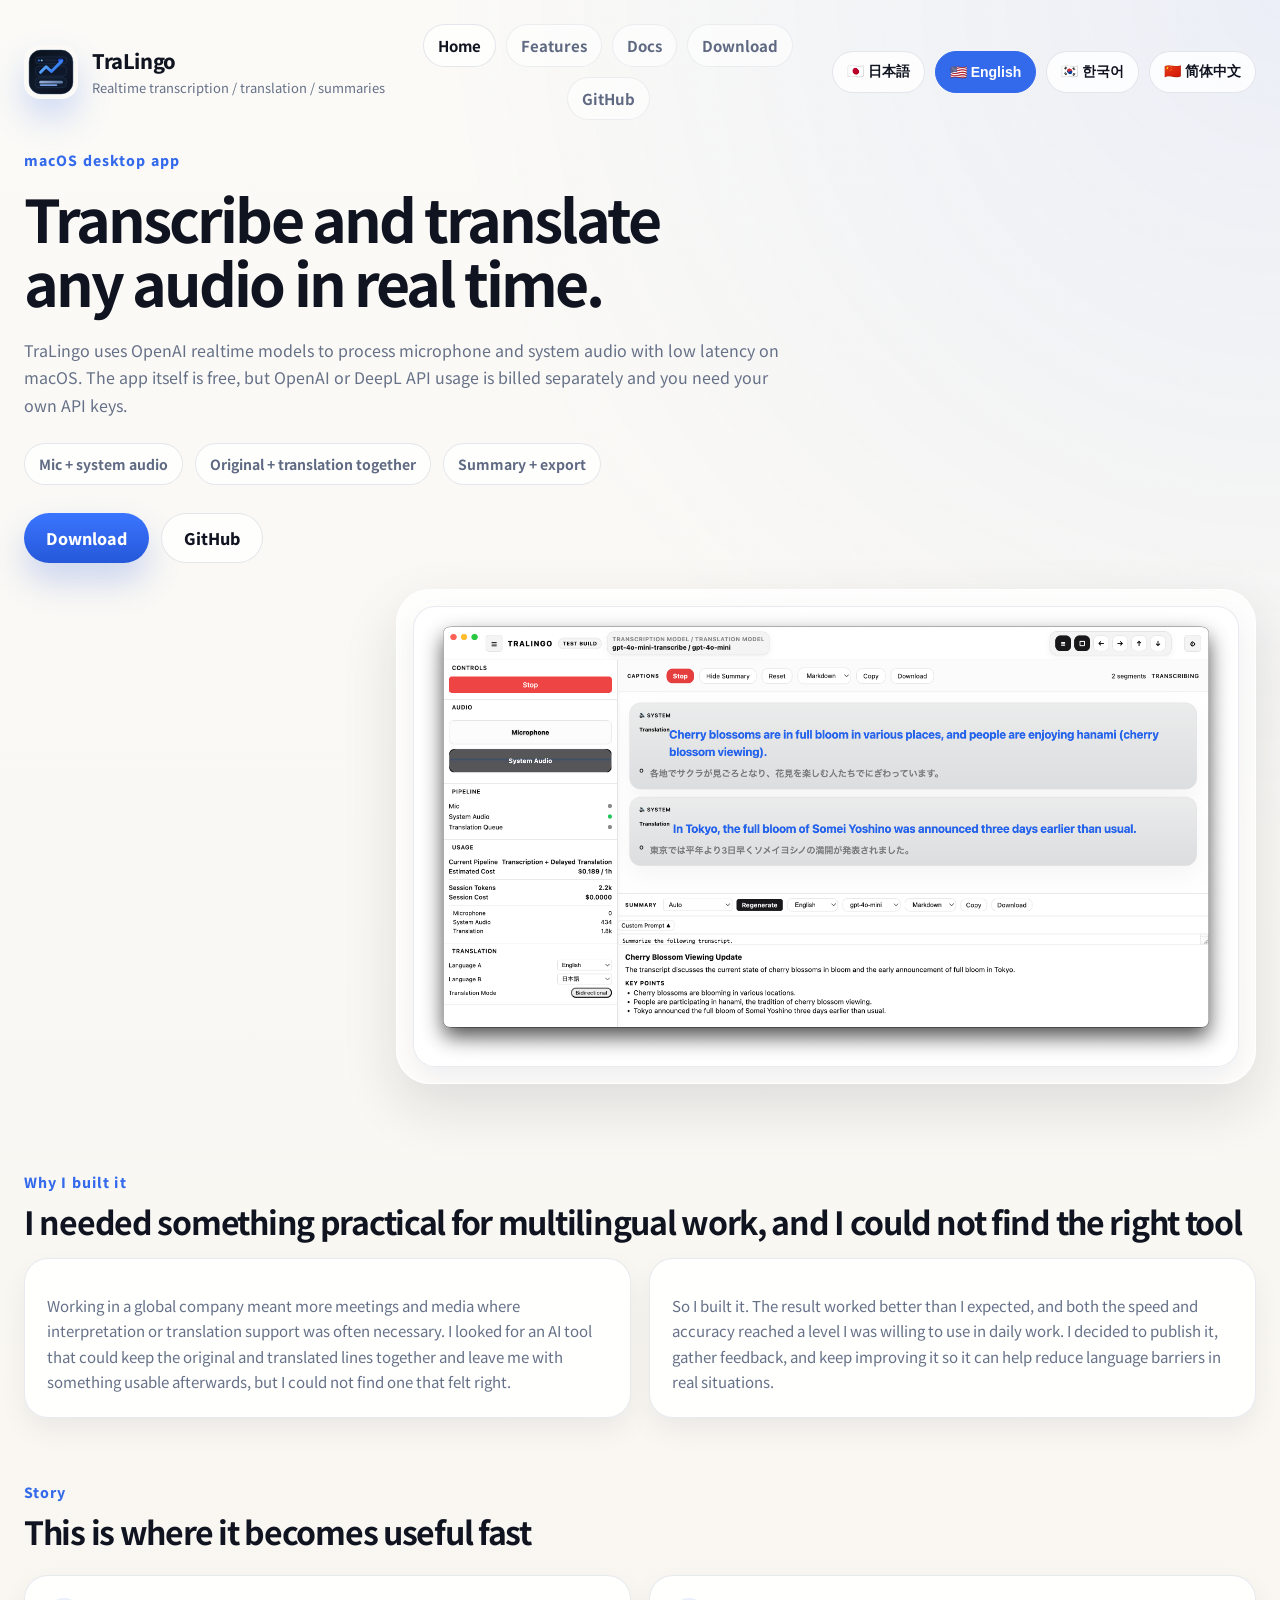
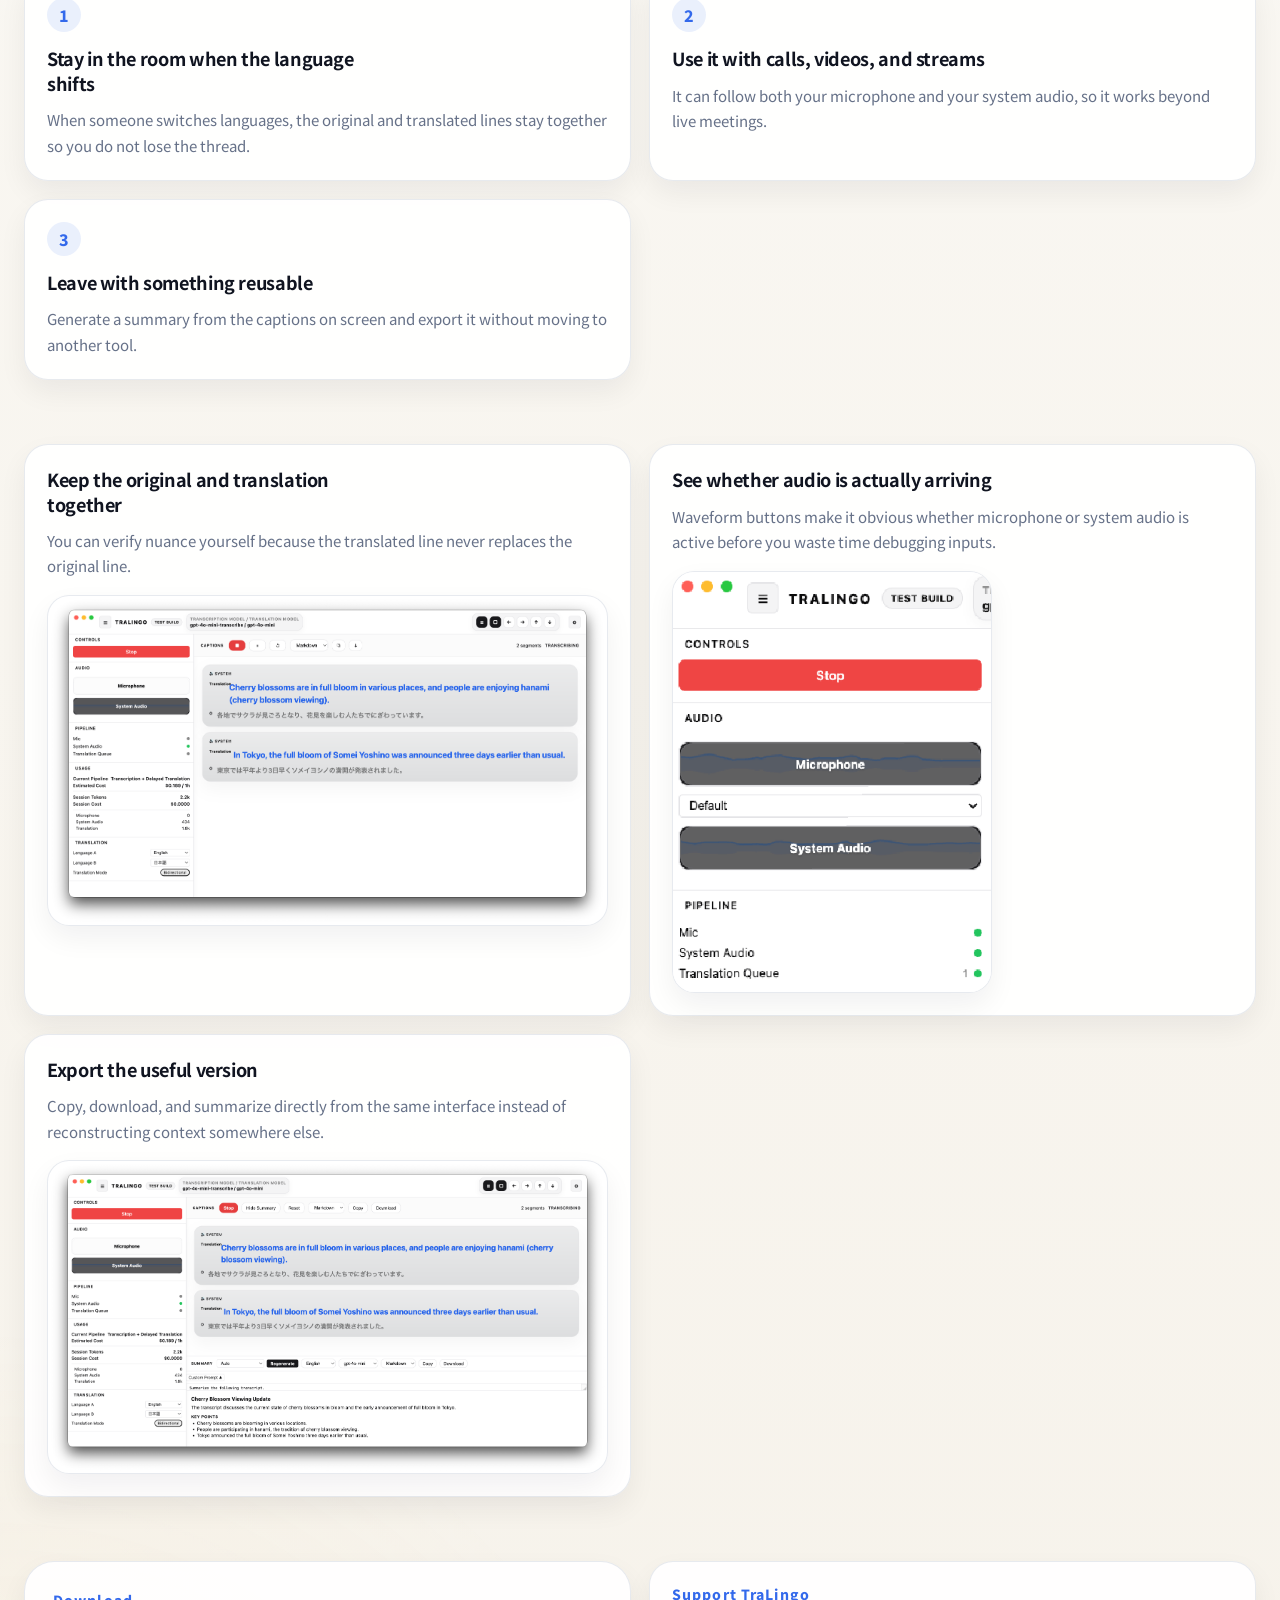
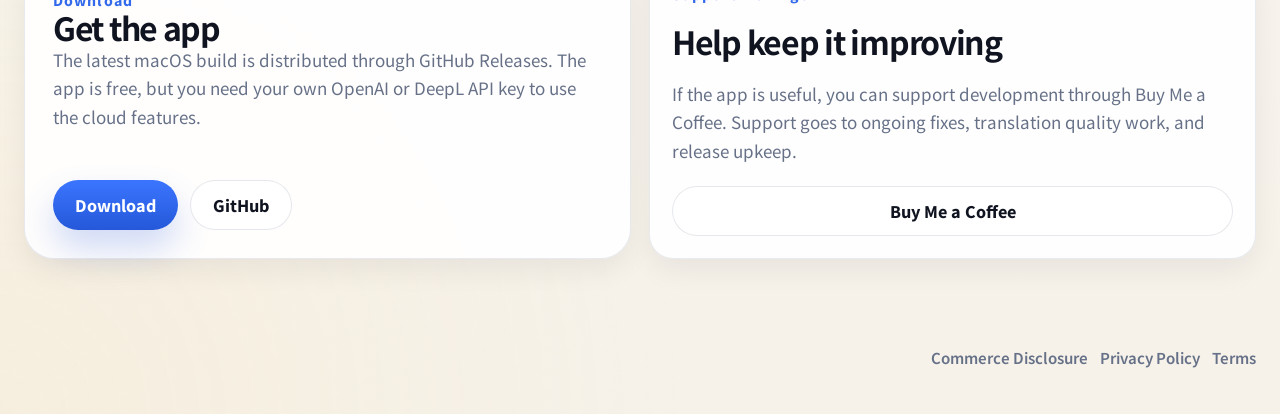
<file: site/index.html>
<!DOCTYPE html>
<html lang="ja" data-page="home">
  <head>
    <meta charset="UTF-8" />
    <meta name="viewport" content="width=device-width, initial-scale=1.0" />
    <title>TraLingo</title>
    <meta
      name="description"
      content="TraLingo is a macOS app for live transcription, translation, summary generation, and export."
    />
    <link rel="icon" type="image/png" href="./assets/favicon.png" />
    <link rel="stylesheet" href="./styles.css" />
  </head>
  <body>
    <header class="site-header">
      <a class="brand-wrap" href="./index.html" aria-label="TraLingo Home">
        <img class="brand-mark" src="./assets/logo.svg" alt="TraLingo" />
        <div class="brand-copy">
          <div class="brand-name">TraLingo</div>
          <div class="brand-tag" data-i18n="brand_tag"></div>
        </div>
      </a>

      <nav class="nav-links">
        <a href="./index.html" data-i18n="nav_home"></a>
        <a href="./features.html" data-i18n="nav_features"></a>
        <a href="./docs.html" data-i18n="nav_docs"></a>
        <a href="https://github.com/nococoanolife/TraLingo/releases/latest" target="_blank" rel="noreferrer" data-i18n="nav_download"></a>
        <a href="https://github.com/nococoanolife/TraLingo" target="_blank" rel="noreferrer" data-i18n="nav_github"></a>
      </nav>

      <div class="lang-switcher">
        <button data-lang="ja">🇯🇵 日本語</button>
        <button data-lang="en">🇺🇸 English</button>
        <button data-lang="ko">🇰🇷 한국어</button>
        <button data-lang="zh">🇨🇳 简体中文</button>
      </div>
    </header>

    <main class="page">
      <section class="hero">
        <div class="hero-copy">
          <div class="eyebrow" data-i18n="home_eyebrow"></div>
          <h1 data-i18n="home_title"></h1>
          <p class="lede" data-i18n="home_lede"></p>

          <div class="hero-points">
            <span data-i18n="home_point_1"></span>
            <span data-i18n="home_point_2"></span>
            <span data-i18n="home_point_3"></span>
          </div>

          <div class="cta-row">
            <a class="button primary" href="https://github.com/nococoanolife/TraLingo/releases/latest" target="_blank" rel="noreferrer" data-i18n="home_cta_primary"></a>
            <a class="button secondary" href="https://github.com/nococoanolife/TraLingo" target="_blank" rel="noreferrer" data-i18n="home_cta_secondary"></a>
          </div>
        </div>

        <div class="hero-shot" aria-label="TraLingo UI preview">
          <figure class="screenshot-frame">
            <img class="screenshot-image zoomable-image" src="./assets/screenshots/home-main&summary.png" alt="TraLingo home screen" />
          </figure>
        </div>
      </section>

      <section class="origin-section">
        <div class="section-intro compact">
          <div class="eyebrow" data-i18n="origin_eyebrow"></div>
          <h2 data-i18n="origin_title"></h2>
        </div>
        <div class="origin-grid">
          <article class="feature-detail-card">
            <p data-i18n="origin_body_1"></p>
          </article>
          <article class="feature-detail-card">
            <p data-i18n="origin_body_2"></p>
          </article>
        </div>
      </section>

      <section class="story">
        <div class="section-intro">
          <div class="eyebrow" data-i18n="story_eyebrow"></div>
          <h2 data-i18n="home_story_title"></h2>
        </div>

        <div class="story-grid">
          <article class="story-card">
            <span class="story-step">1</span>
            <h3 data-i18n="home_story_1_title"></h3>
            <p data-i18n="home_story_1_body"></p>
          </article>
          <article class="story-card">
            <span class="story-step">2</span>
            <h3 data-i18n="home_story_2_title"></h3>
            <p data-i18n="home_story_2_body"></p>
          </article>
          <article class="story-card">
            <span class="story-step">3</span>
            <h3 data-i18n="home_story_3_title"></h3>
            <p data-i18n="home_story_3_body"></p>
          </article>
        </div>
      </section>

      <section class="feature-strip">
        <article class="feature-card">
          <h3 data-i18n="home_feature_1_title"></h3>
          <p data-i18n="home_feature_1_body"></p>
          <figure class="inline-shot">
            <img class="screenshot-image zoomable-image" src="./assets/screenshots/home-live-translation.png" alt="TraLingo realtime transcription and translation" />
          </figure>
        </article>
        <article class="feature-card">
          <h3 data-i18n="home_feature_2_title"></h3>
          <p data-i18n="home_feature_2_body"></p>
          <figure class="inline-shot inline-shot--compact">
            <img class="screenshot-image zoomable-image" src="./assets/screenshots/waveform.png" alt="TraLingo waveform buttons" />
          </figure>
        </article>
        <article class="feature-card">
          <h3 data-i18n="home_feature_3_title"></h3>
          <p data-i18n="home_feature_3_body"></p>
          <figure class="inline-shot">
            <img class="screenshot-image zoomable-image" src="./assets/screenshots/home-main&summary.png" alt="TraLingo summary panel" />
          </figure>
        </article>
      </section>

      <section class="download-grid">
        <article class="download-panel">
          <div class="download-copy">
            <div class="eyebrow" data-i18n="nav_download"></div>
            <h2 data-i18n="home_download_title"></h2>
            <p data-i18n="home_download_body"></p>
          </div>

          <div class="download-actions">
            <a class="button primary" href="https://github.com/nococoanolife/TraLingo/releases/latest" target="_blank" rel="noreferrer" data-i18n="home_download_primary"></a>
            <a class="button secondary" href="https://github.com/nococoanolife/TraLingo" target="_blank" rel="noreferrer" data-i18n="home_download_secondary"></a>
          </div>
        </article>

        <article class="support-panel">
          <div class="eyebrow" data-i18n="support_eyebrow"></div>
          <h2 data-i18n="support_title"></h2>
          <p data-i18n="support_body"></p>
          <a class="button secondary" href="https://buymeacoffee.com/nococoanolife" target="_blank" rel="noreferrer" data-i18n="support_button"></a>
        </article>
      </section>
    </main>

    <footer class="site-footer">
      <div class="footer-links">
        <a href="./tokusho.html" data-i18n="nav_tokusho"></a>
        <a href="./privacy.html" data-i18n="nav_privacy"></a>
        <a href="./terms.html" data-i18n="nav_terms"></a>
      </div>
    </footer>

    <script src="./app.js"></script>
  </body>
</html>
</file>
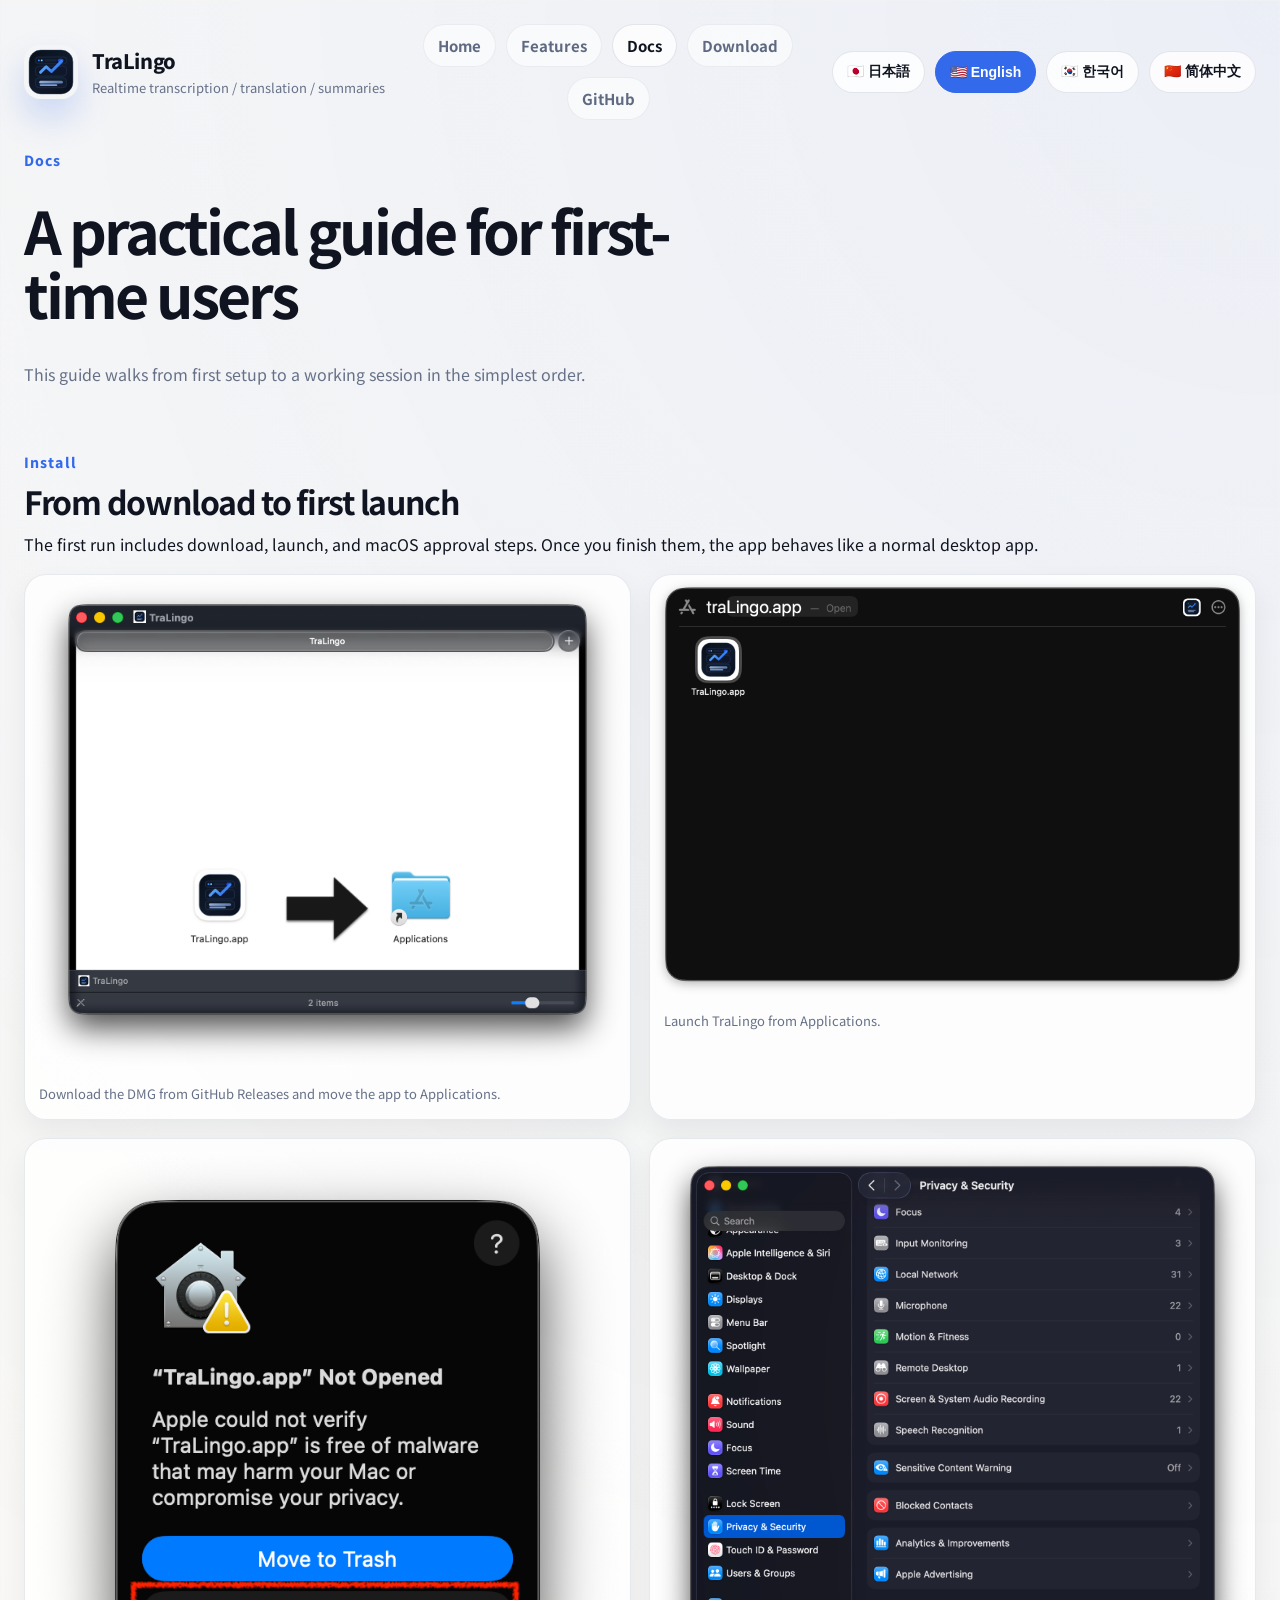
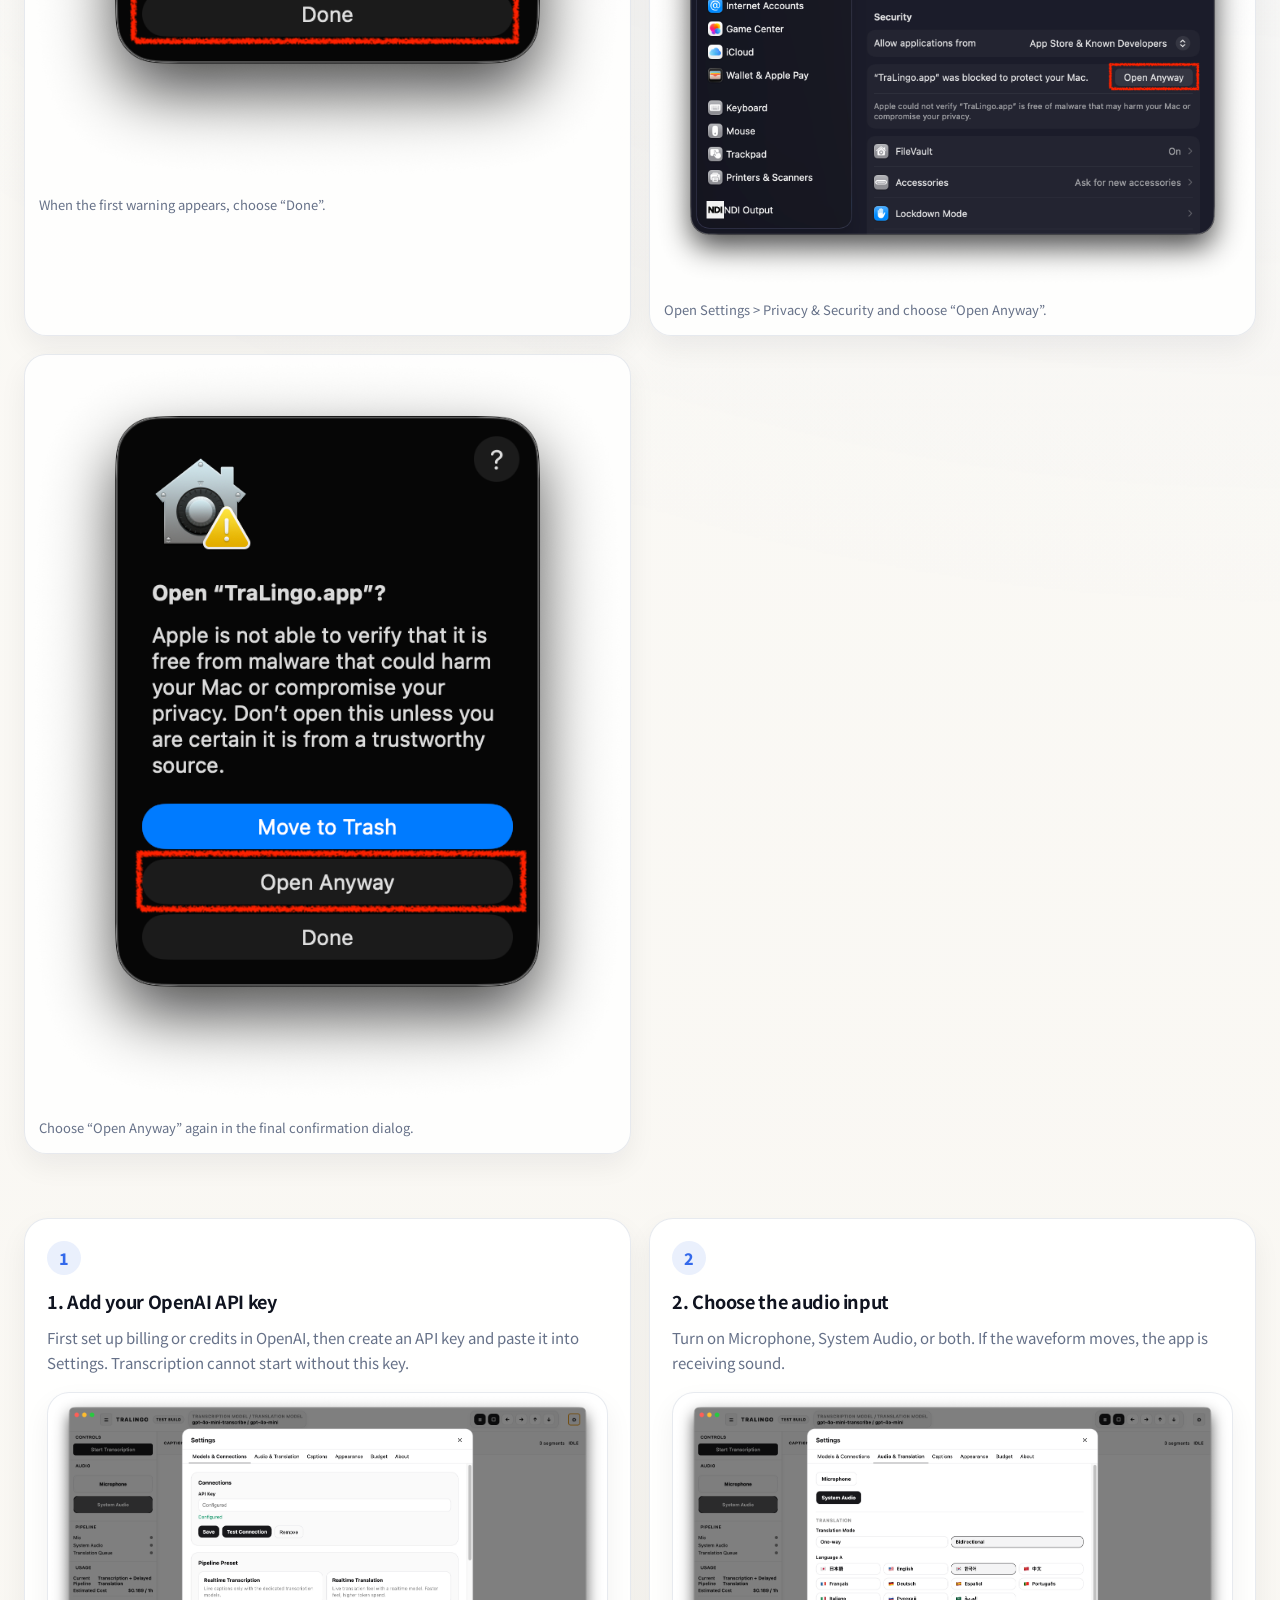
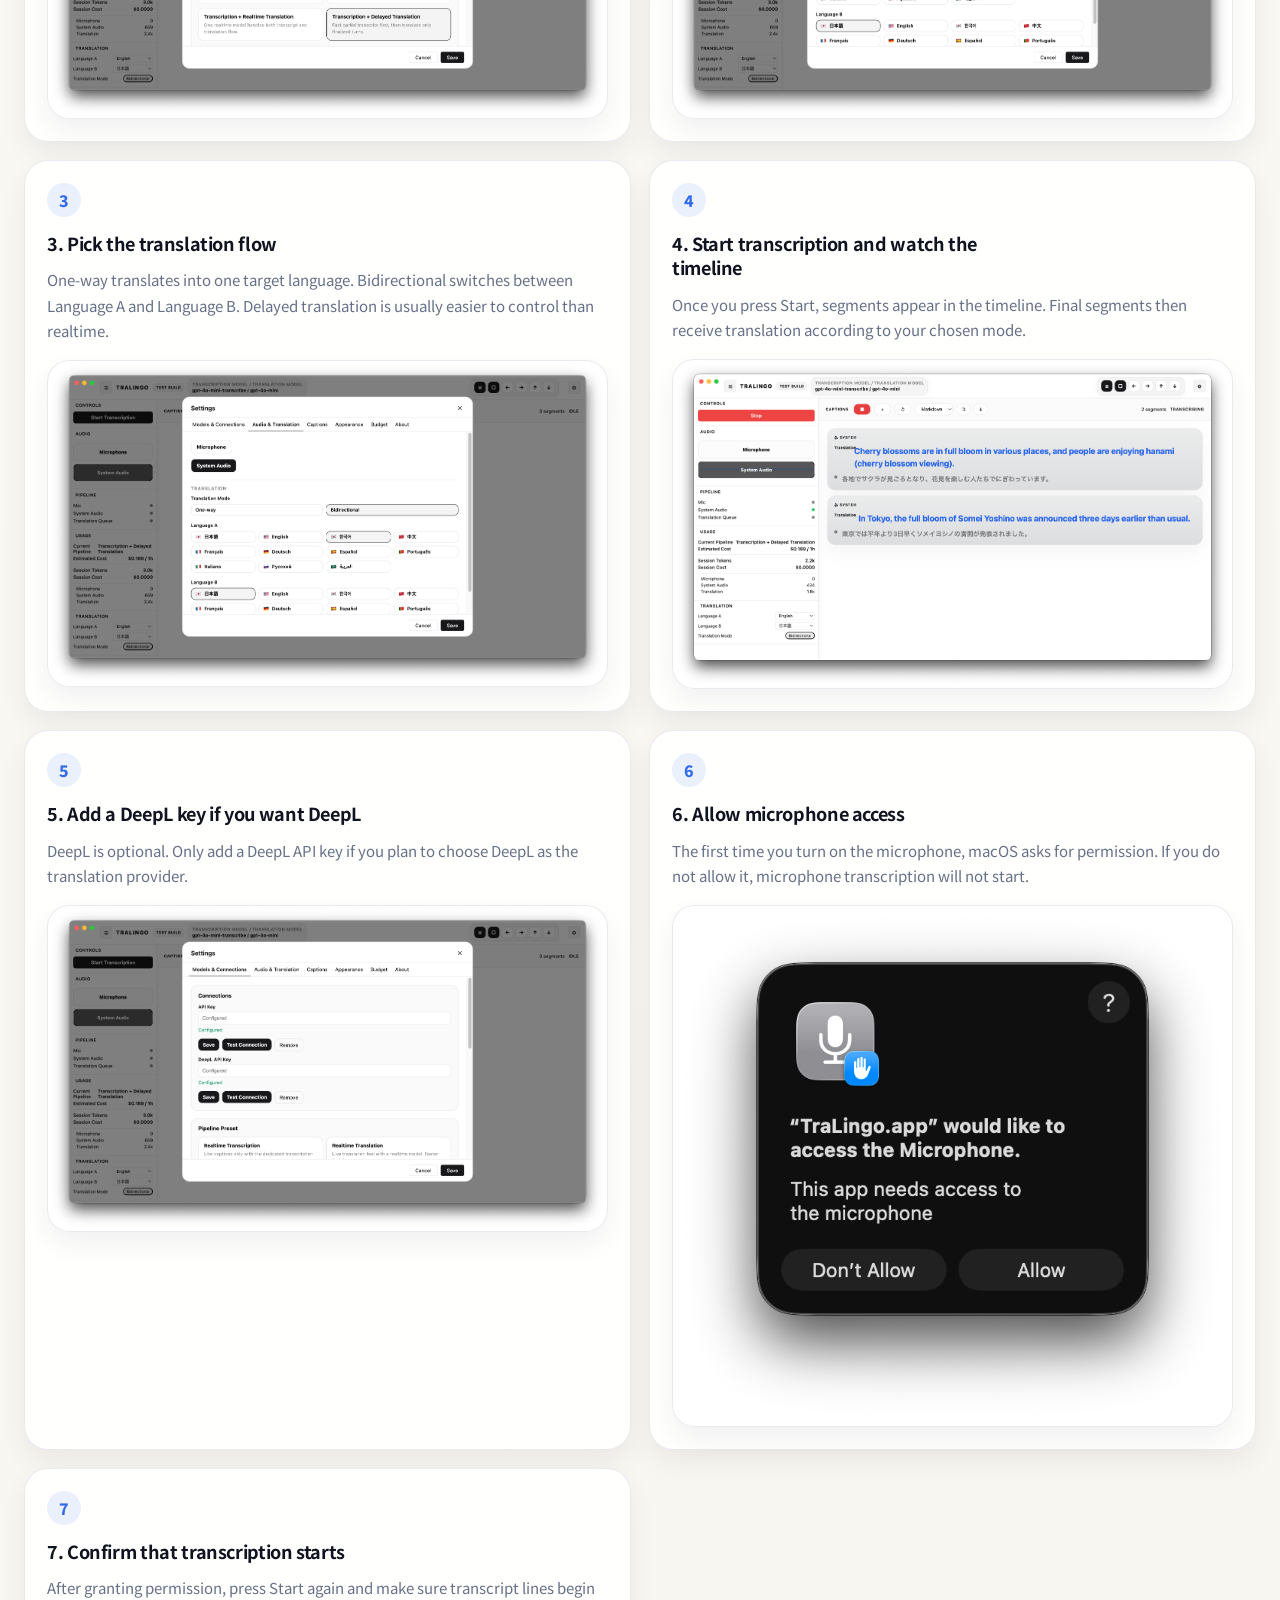
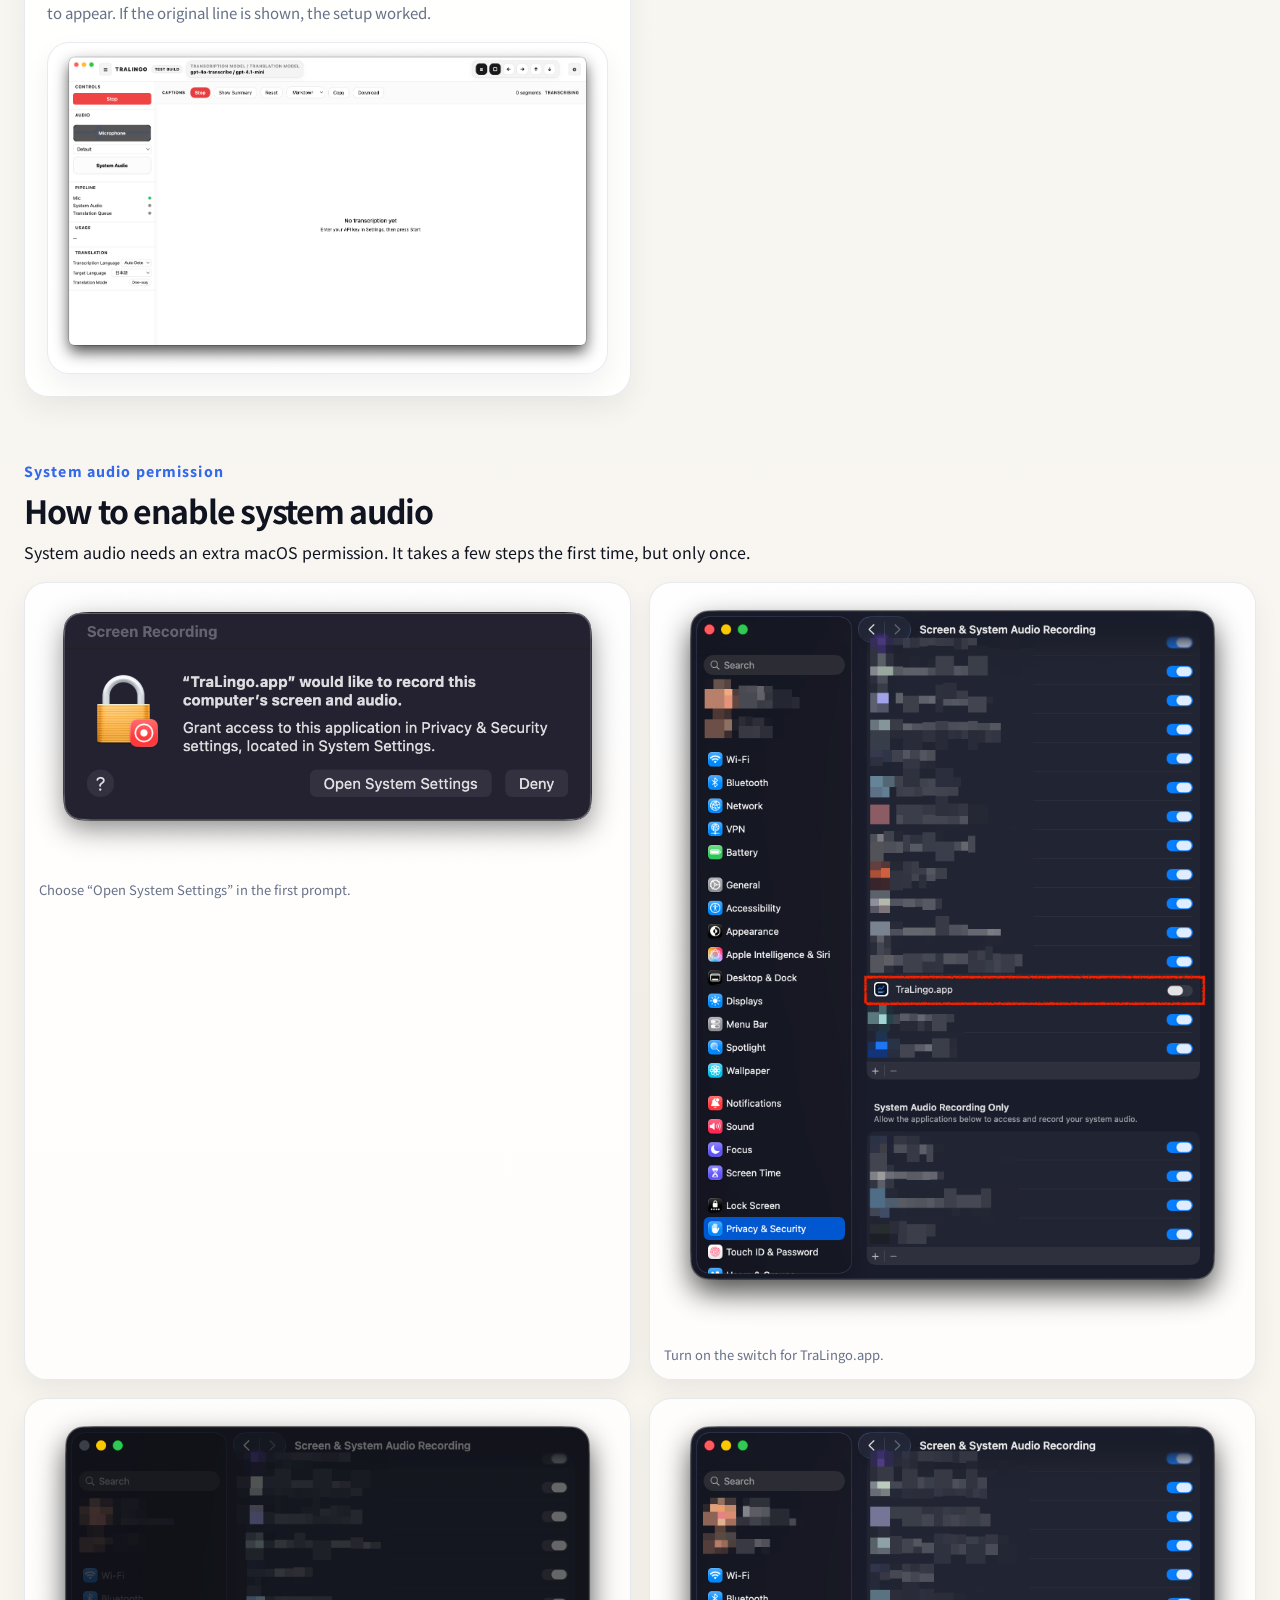
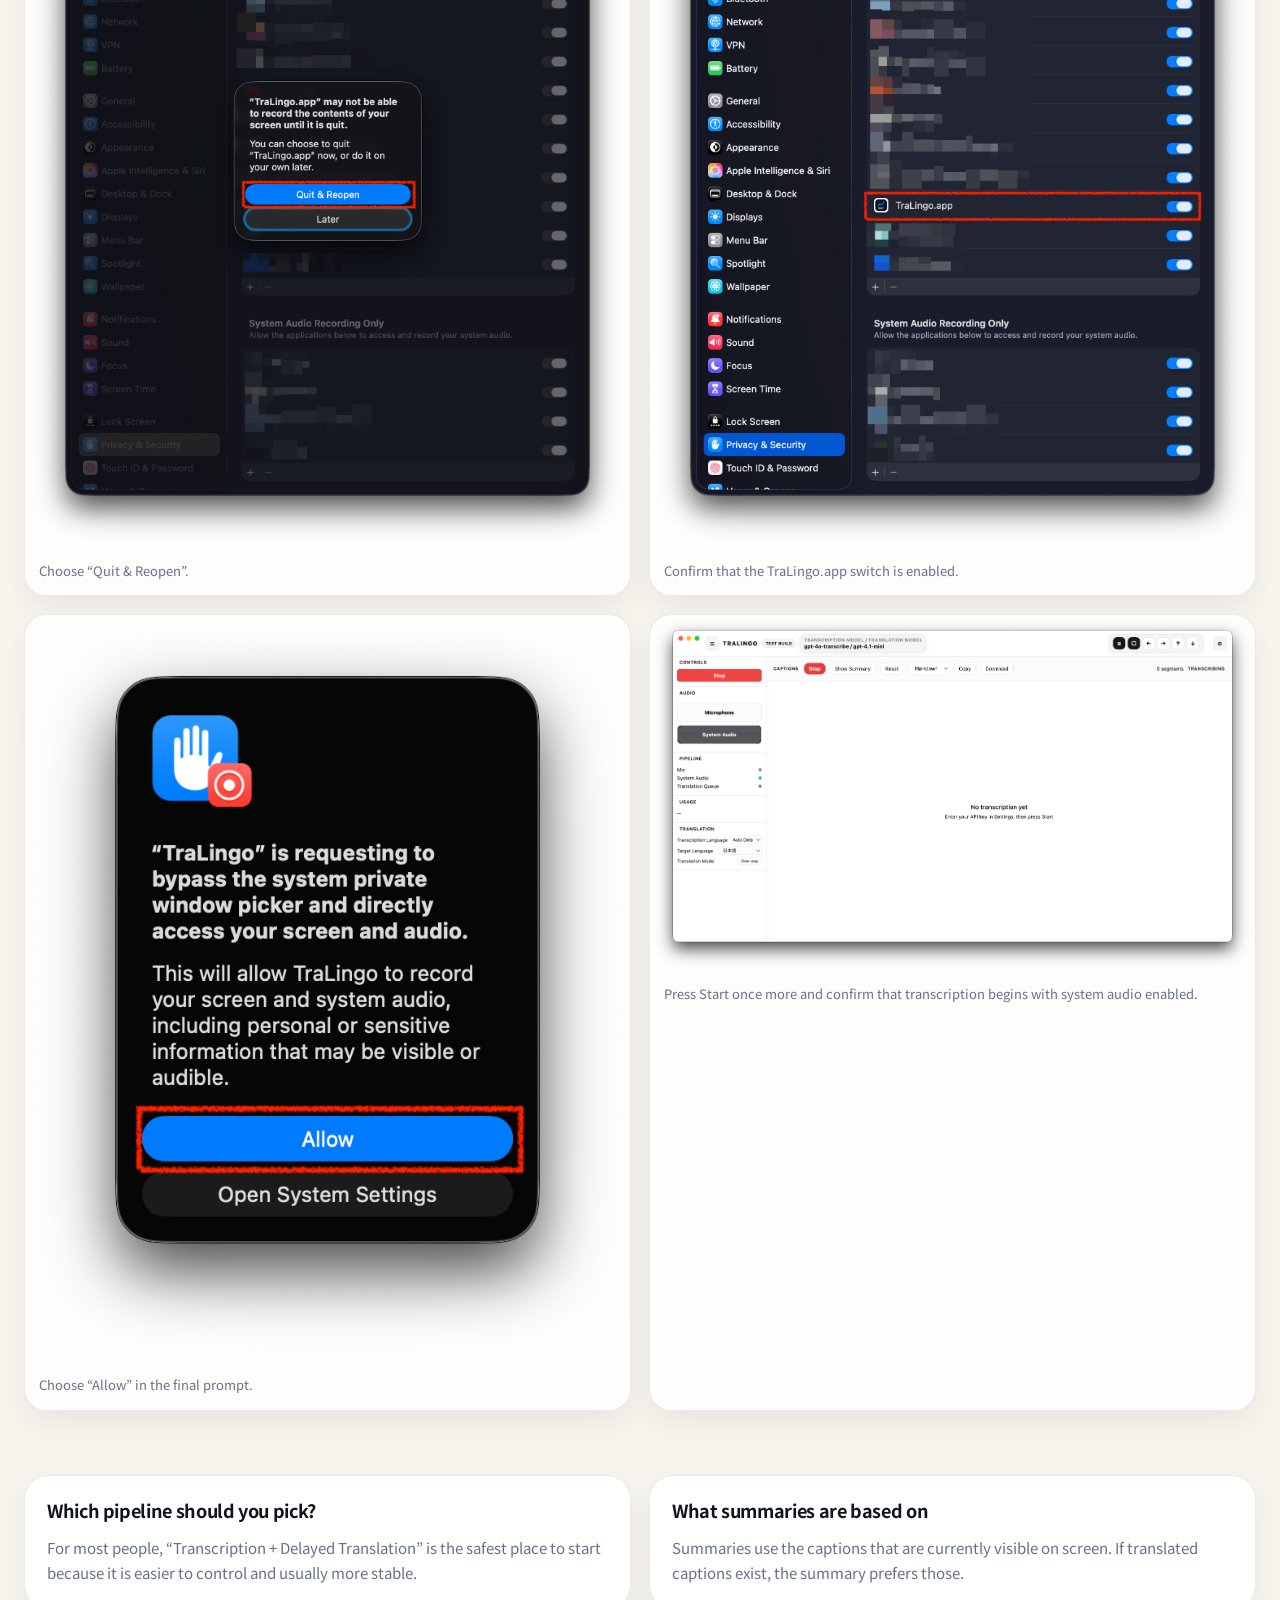
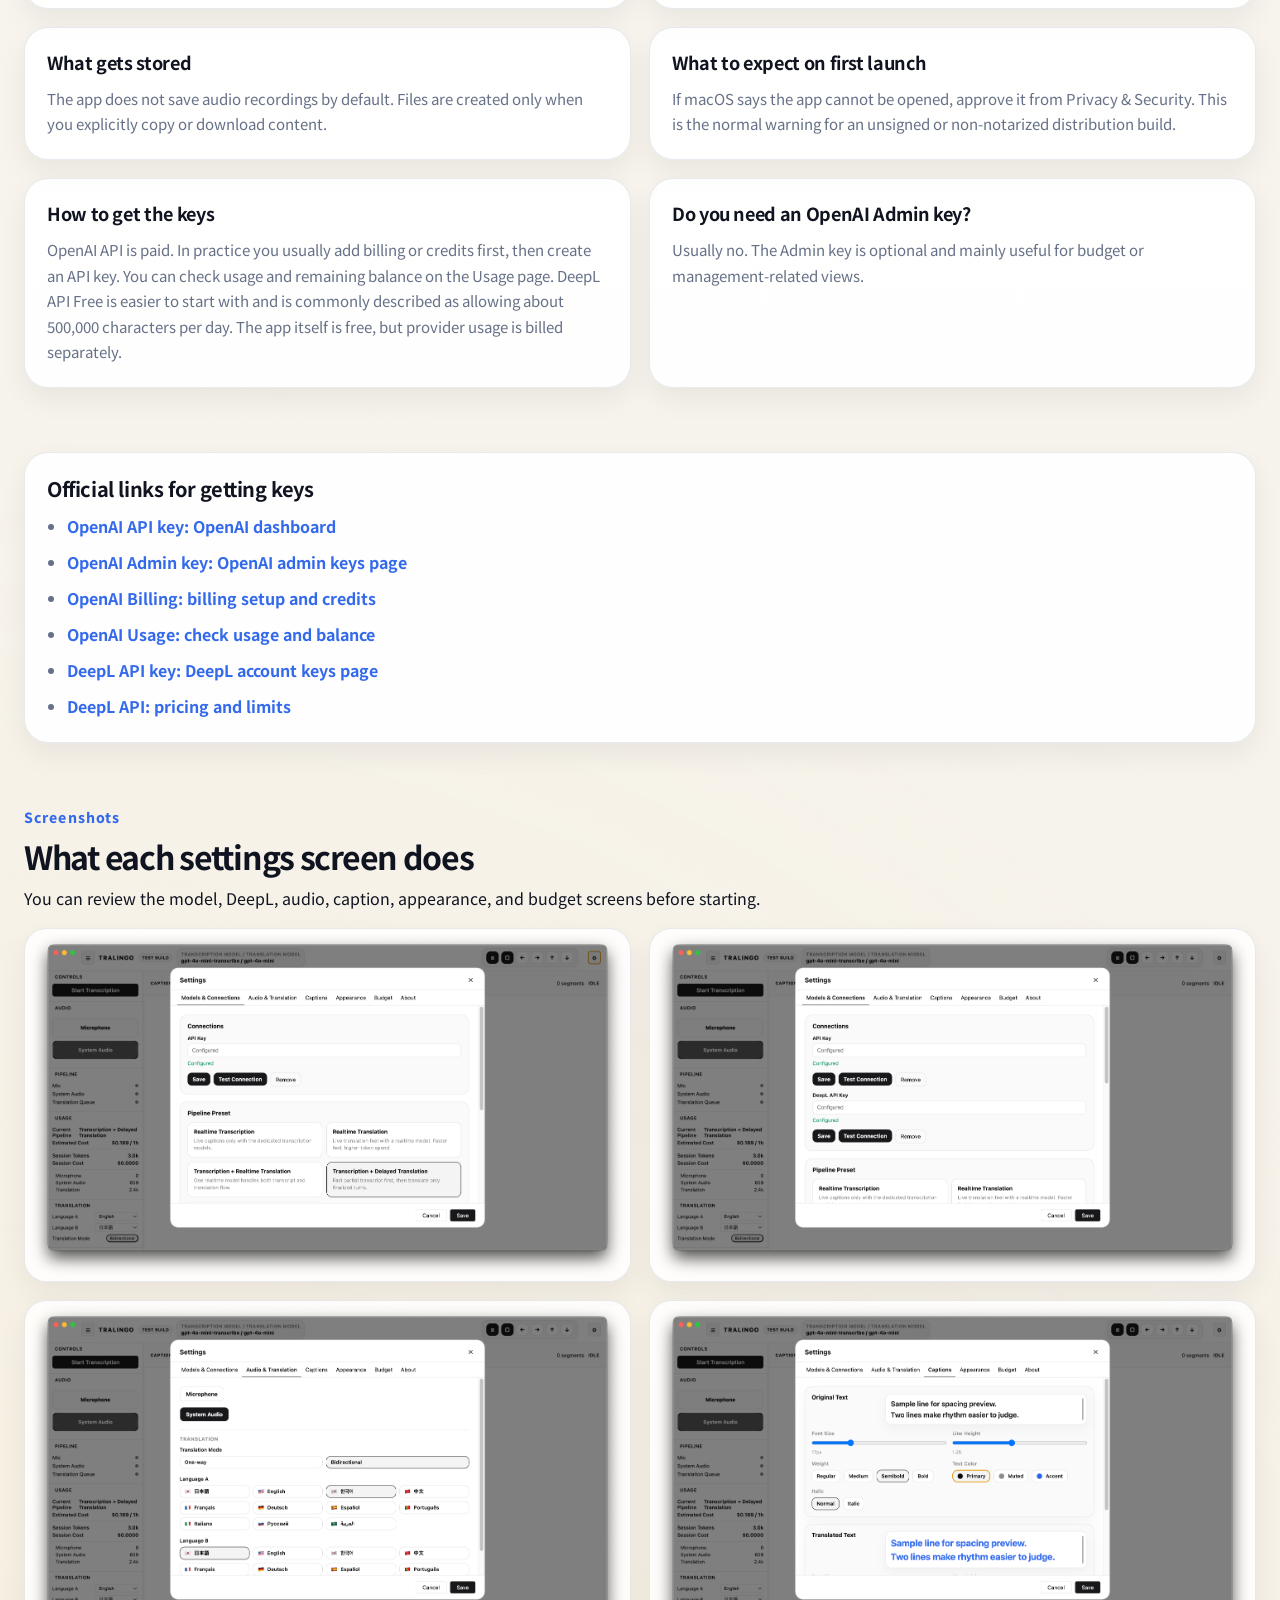
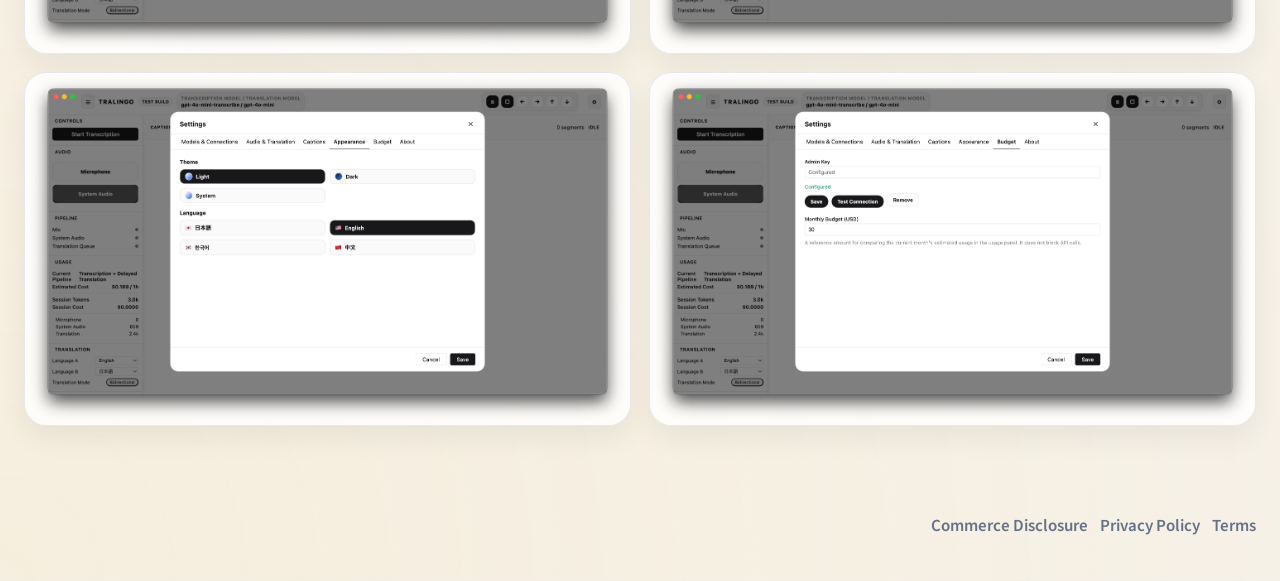
<file: site/docs.html>
<!DOCTYPE html>
<html lang="ja" data-page="docs">
  <head>
    <meta charset="UTF-8" />
    <meta name="viewport" content="width=device-width, initial-scale=1.0" />
    <title>TraLingo | Docs</title>
    <link rel="icon" type="image/png" href="./assets/favicon.png" />
    <link rel="stylesheet" href="./styles.css" />
  </head>
  <body>
    <header class="site-header">
      <a class="brand-wrap" href="./index.html" aria-label="TraLingo Home">
        <img class="brand-mark" src="./assets/logo.svg" alt="TraLingo" />
        <div class="brand-copy">
          <div class="brand-name">TraLingo</div>
          <div class="brand-tag" data-i18n="brand_tag"></div>
        </div>
      </a>
      <nav class="nav-links">
        <a href="./index.html" data-i18n="nav_home"></a>
        <a href="./features.html" data-i18n="nav_features"></a>
        <a href="./docs.html" data-i18n="nav_docs"></a>
        <a href="https://github.com/nococoanolife/TraLingo/releases/latest" target="_blank" rel="noreferrer" data-i18n="nav_download"></a>
        <a href="https://github.com/nococoanolife/TraLingo" target="_blank" rel="noreferrer" data-i18n="nav_github"></a>
      </nav>
      <div class="lang-switcher">
        <button data-lang="ja">🇯🇵 日本語</button>
        <button data-lang="en">🇺🇸 English</button>
        <button data-lang="ko">🇰🇷 한국어</button>
        <button data-lang="zh">🇨🇳 简体中文</button>
      </div>
    </header>

    <main class="legal-main">
      <section class="section-intro">
        <div class="eyebrow" data-i18n="docs_eyebrow"></div>
        <h1 data-i18n="docs_title"></h1>
        <p class="lede lede--single-line" data-i18n="docs_intro"></p>
      </section>

      <section class="screenshot-section">
        <div class="section-intro compact">
          <div class="eyebrow" data-i18n="docs_install_eyebrow"></div>
          <h2 data-i18n="docs_install_title"></h2>
          <p data-i18n="docs_install_intro"></p>
        </div>
        <div class="screenshot-grid">
          <figure class="shot-gallery-card">
            <img class="screenshot-image zoomable-image" src="./assets/screenshots/app-install.png" alt="App install" />
            <figcaption class="shot-caption" data-i18n="docs_install_caption_1"></figcaption>
          </figure>
          <figure class="shot-gallery-card">
            <img class="screenshot-image zoomable-image" src="./assets/screenshots/app-launch.png" alt="App launch" />
            <figcaption class="shot-caption" data-i18n="docs_install_caption_2"></figcaption>
          </figure>
          <figure class="shot-gallery-card">
            <img class="screenshot-image zoomable-image" src="./assets/screenshots/app-first-launch1.png" alt="First launch step 1" />
            <figcaption class="shot-caption" data-i18n="docs_install_caption_3"></figcaption>
          </figure>
          <figure class="shot-gallery-card">
            <img class="screenshot-image zoomable-image" src="./assets/screenshots/app-first-launch2.png" alt="First launch step 2" />
            <figcaption class="shot-caption" data-i18n="docs_install_caption_4"></figcaption>
          </figure>
          <figure class="shot-gallery-card">
            <img class="screenshot-image zoomable-image" src="./assets/screenshots/app-first-launch3.png" alt="First launch step 3" />
            <figcaption class="shot-caption" data-i18n="docs_install_caption_5"></figcaption>
          </figure>
        </div>
      </section>

      <section class="steps-grid">
        <article class="step-card">
          <span class="story-step">1</span>
          <h3 data-i18n="docs_step_1_title"></h3>
          <p data-i18n="docs_step_1_body"></p>
          <figure class="inline-shot">
            <img class="screenshot-image zoomable-image" src="./assets/screenshots/setting-models&connections.png" alt="Settings models and connections" />
          </figure>
        </article>
        <article class="step-card">
          <span class="story-step">2</span>
          <h3 data-i18n="docs_step_2_title"></h3>
          <p data-i18n="docs_step_2_body"></p>
          <figure class="inline-shot">
            <img class="screenshot-image zoomable-image" src="./assets/screenshots/setting-audio&translation.png" alt="Settings audio and translation" />
          </figure>
        </article>
        <article class="step-card">
          <span class="story-step">3</span>
          <h3 data-i18n="docs_step_3_title"></h3>
          <p data-i18n="docs_step_3_body"></p>
          <figure class="inline-shot">
            <img class="screenshot-image zoomable-image" src="./assets/screenshots/setting-audio&translation.png" alt="Translation mode settings" />
          </figure>
        </article>
        <article class="step-card">
          <span class="story-step">4</span>
          <h3 data-i18n="docs_step_4_title"></h3>
          <p data-i18n="docs_step_4_body"></p>
          <figure class="inline-shot">
            <img class="screenshot-image zoomable-image" src="./assets/screenshots/home-live-translation.png" alt="Live captions" />
          </figure>
        </article>
        <article class="step-card">
          <span class="story-step">5</span>
          <h3 data-i18n="docs_step_5_title"></h3>
          <p data-i18n="docs_step_5_body"></p>
          <figure class="inline-shot">
            <img class="screenshot-image zoomable-image" src="./assets/screenshots/setting-models&connections-deepl.png" alt="DeepL settings" />
          </figure>
        </article>
        <article class="step-card">
          <span class="story-step">6</span>
          <h3 data-i18n="docs_step_6_title"></h3>
          <p data-i18n="docs_step_6_body"></p>
          <figure class="inline-shot">
            <img class="screenshot-image zoomable-image" src="./assets/screenshots/mic-first.png" alt="Microphone permission" />
          </figure>
        </article>
        <article class="step-card">
          <span class="story-step">7</span>
          <h3 data-i18n="docs_step_7_title"></h3>
          <p data-i18n="docs_step_7_body"></p>
          <figure class="inline-shot">
            <img class="screenshot-image zoomable-image" src="./assets/screenshots/mic-first2.png" alt="Microphone transcription started" />
          </figure>
        </article>
      </section>

      <section class="screenshot-section">
        <div class="section-intro compact">
          <div class="eyebrow" data-i18n="docs_system_audio_eyebrow"></div>
          <h2 data-i18n="docs_system_audio_title"></h2>
          <p data-i18n="docs_system_audio_intro"></p>
        </div>
        <div class="screenshot-grid">
          <figure class="shot-gallery-card">
            <img class="screenshot-image zoomable-image" src="./assets/screenshots/system-audio-first1.png" alt="System audio permission 1" />
            <figcaption class="shot-caption" data-i18n="docs_system_audio_caption_1"></figcaption>
          </figure>
          <figure class="shot-gallery-card">
            <img class="screenshot-image zoomable-image" src="./assets/screenshots/system-audio-first2.png" alt="System audio permission 2" />
            <figcaption class="shot-caption" data-i18n="docs_system_audio_caption_2"></figcaption>
          </figure>
          <figure class="shot-gallery-card">
            <img class="screenshot-image zoomable-image" src="./assets/screenshots/system-audio-first3.png" alt="System audio permission 3" />
            <figcaption class="shot-caption" data-i18n="docs_system_audio_caption_3"></figcaption>
          </figure>
          <figure class="shot-gallery-card">
            <img class="screenshot-image zoomable-image" src="./assets/screenshots/system-audio-first4.png" alt="System audio permission 4" />
            <figcaption class="shot-caption" data-i18n="docs_system_audio_caption_4"></figcaption>
          </figure>
          <figure class="shot-gallery-card">
            <img class="screenshot-image zoomable-image" src="./assets/screenshots/system-audio-first5.png" alt="System audio permission 5" />
            <figcaption class="shot-caption" data-i18n="docs_system_audio_caption_5"></figcaption>
          </figure>
          <figure class="shot-gallery-card">
            <img class="screenshot-image zoomable-image" src="./assets/screenshots/system-audio-first6.png" alt="System audio transcription started" />
            <figcaption class="shot-caption" data-i18n="docs_system_audio_caption_6"></figcaption>
          </figure>
        </div>
      </section>

      <section class="feature-detail-grid">
        <article class="feature-detail-card">
          <h3 data-i18n="docs_mode_title"></h3>
          <p data-i18n="docs_mode_body"></p>
        </article>
        <article class="feature-detail-card">
          <h3 data-i18n="docs_summary_title"></h3>
          <p data-i18n="docs_summary_body"></p>
        </article>
        <article class="feature-detail-card">
          <h3 data-i18n="docs_export_title"></h3>
          <p data-i18n="docs_export_body"></p>
        </article>
        <article class="feature-detail-card">
          <h3 data-i18n="docs_permission_title"></h3>
          <p data-i18n="docs_permission_body"></p>
        </article>
        <article class="feature-detail-card">
          <h3 data-i18n="docs_keys_title"></h3>
          <p data-i18n="docs_keys_body"></p>
        </article>
        <article class="feature-detail-card">
          <h3 data-i18n="docs_admin_title"></h3>
          <p data-i18n="docs_admin_body"></p>
        </article>
      </section>

      <section class="legal-page">
        <article class="legal-card">
          <h3 data-i18n="docs_links_title"></h3>
          <ul class="docs-links">
            <li><a href="https://platform.openai.com/settings/organization/api-keys" target="_blank" rel="noreferrer" data-i18n="docs_link_openai_api"></a></li>
            <li><a href="https://platform.openai.com/settings/organization/admin-keys" target="_blank" rel="noreferrer" data-i18n="docs_link_openai_admin"></a></li>
            <li><a href="https://platform.openai.com/settings/organization/billing/overview" target="_blank" rel="noreferrer" data-i18n="docs_link_openai_billing"></a></li>
            <li><a href="https://platform.openai.com/usage" target="_blank" rel="noreferrer" data-i18n="docs_link_openai_usage"></a></li>
            <li><a href="https://www.deepl.com/en/your-account/keys" target="_blank" rel="noreferrer" data-i18n="docs_link_deepl_api"></a></li>
            <li><a href="https://www.deepl.com/pro-api" target="_blank" rel="noreferrer" data-i18n="docs_link_deepl_pricing"></a></li>
          </ul>
        </article>
      </section>

      <section class="screenshot-section">
        <div class="section-intro compact">
          <div class="eyebrow" data-i18n="screenshots_eyebrow"></div>
          <h2 data-i18n="docs_settings_title"></h2>
          <p data-i18n="docs_settings_body"></p>
        </div>
        <div class="screenshot-grid">
          <figure class="shot-gallery-card">
            <img class="screenshot-image zoomable-image" src="./assets/screenshots/setting-models&connections.png" alt="Settings models and connections" />
          </figure>
          <figure class="shot-gallery-card">
            <img class="screenshot-image zoomable-image" src="./assets/screenshots/setting-models&connections-deepl.png" alt="Settings DeepL" />
          </figure>
          <figure class="shot-gallery-card">
            <img class="screenshot-image zoomable-image" src="./assets/screenshots/setting-audio&translation.png" alt="Settings audio and translation" />
          </figure>
          <figure class="shot-gallery-card">
            <img class="screenshot-image zoomable-image" src="./assets/screenshots/setting-captions.png" alt="Settings captions" />
          </figure>
          <figure class="shot-gallery-card">
            <img class="screenshot-image zoomable-image" src="./assets/screenshots/setting-appearance.png" alt="Settings appearance" />
          </figure>
          <figure class="shot-gallery-card">
            <img class="screenshot-image zoomable-image" src="./assets/screenshots/setting-budget.png" alt="Settings budget" />
          </figure>
        </div>
      </section>
    </main>

    <footer class="site-footer">
      <div class="footer-links">
        <a href="./tokusho.html" data-i18n="nav_tokusho"></a>
        <a href="./privacy.html" data-i18n="nav_privacy"></a>
        <a href="./terms.html" data-i18n="nav_terms"></a>
      </div>
    </footer>

    <script src="./app.js"></script>
  </body>
</html>
</file>
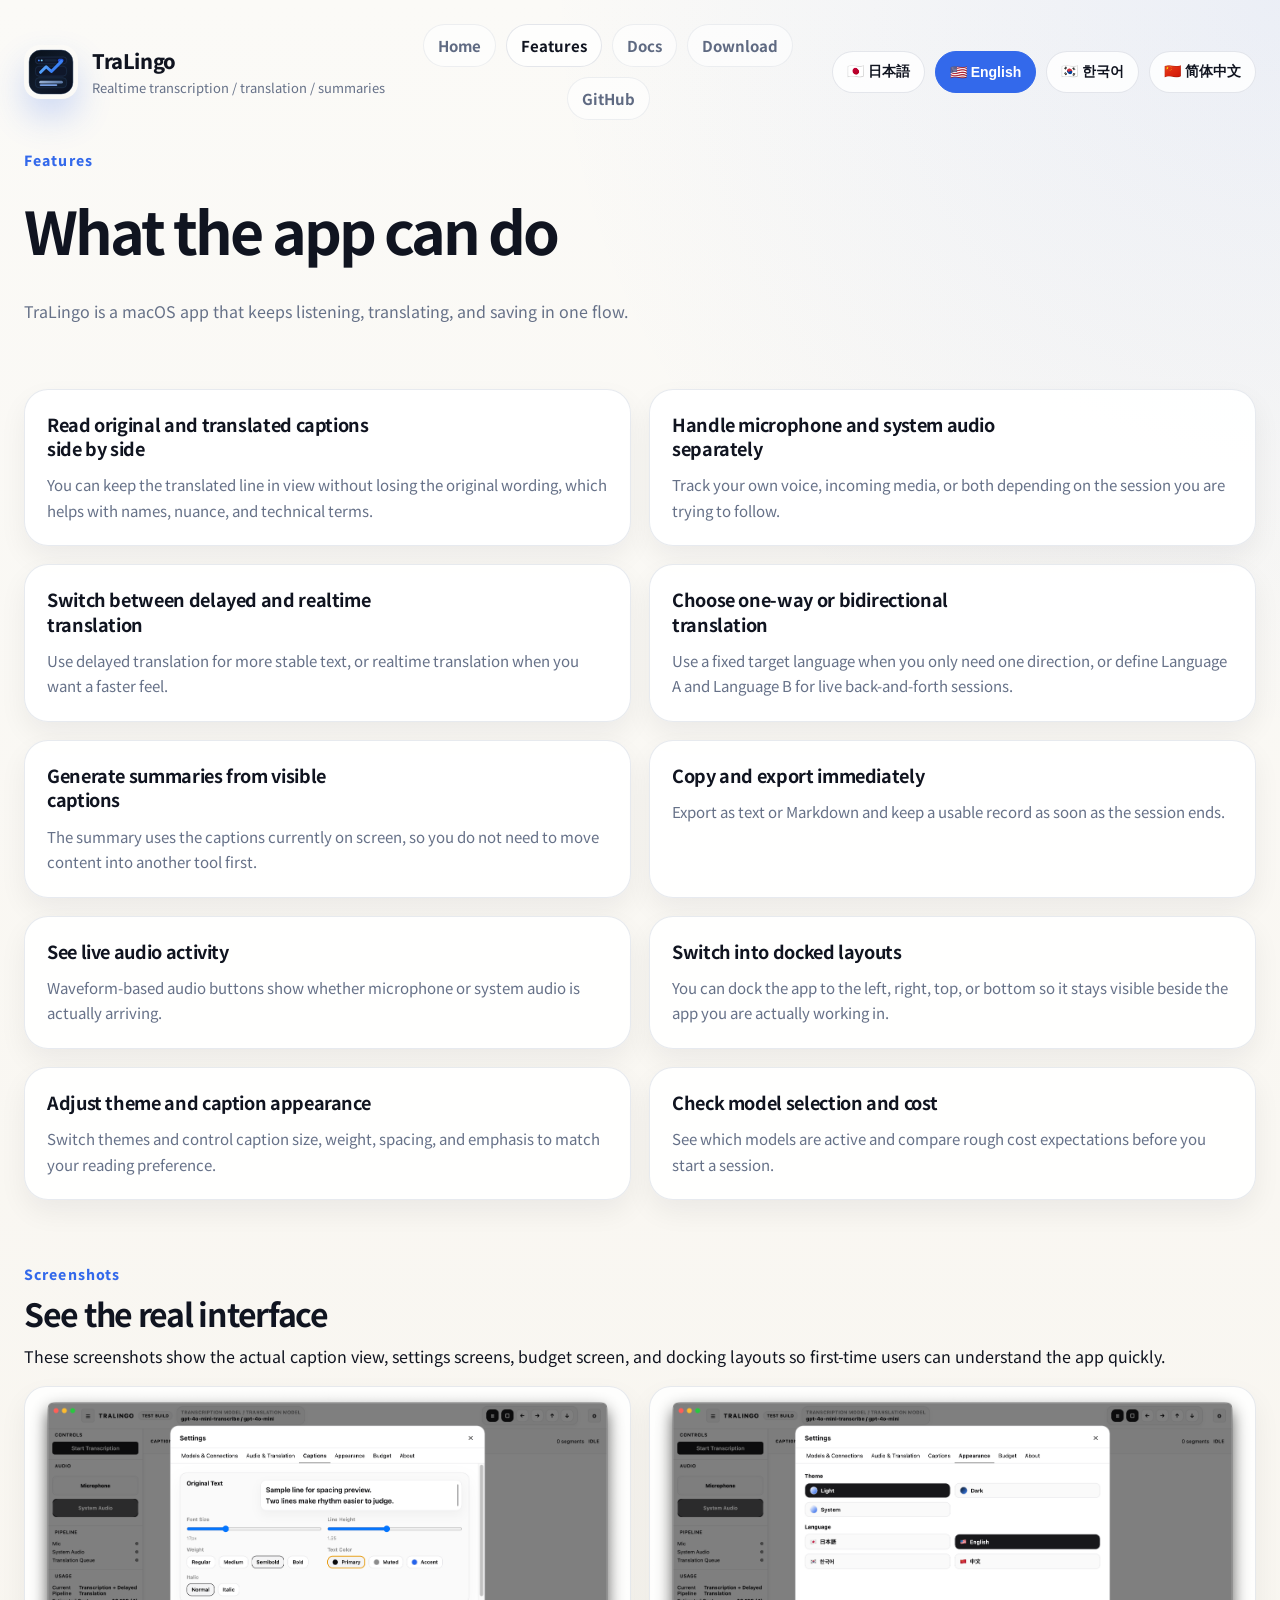
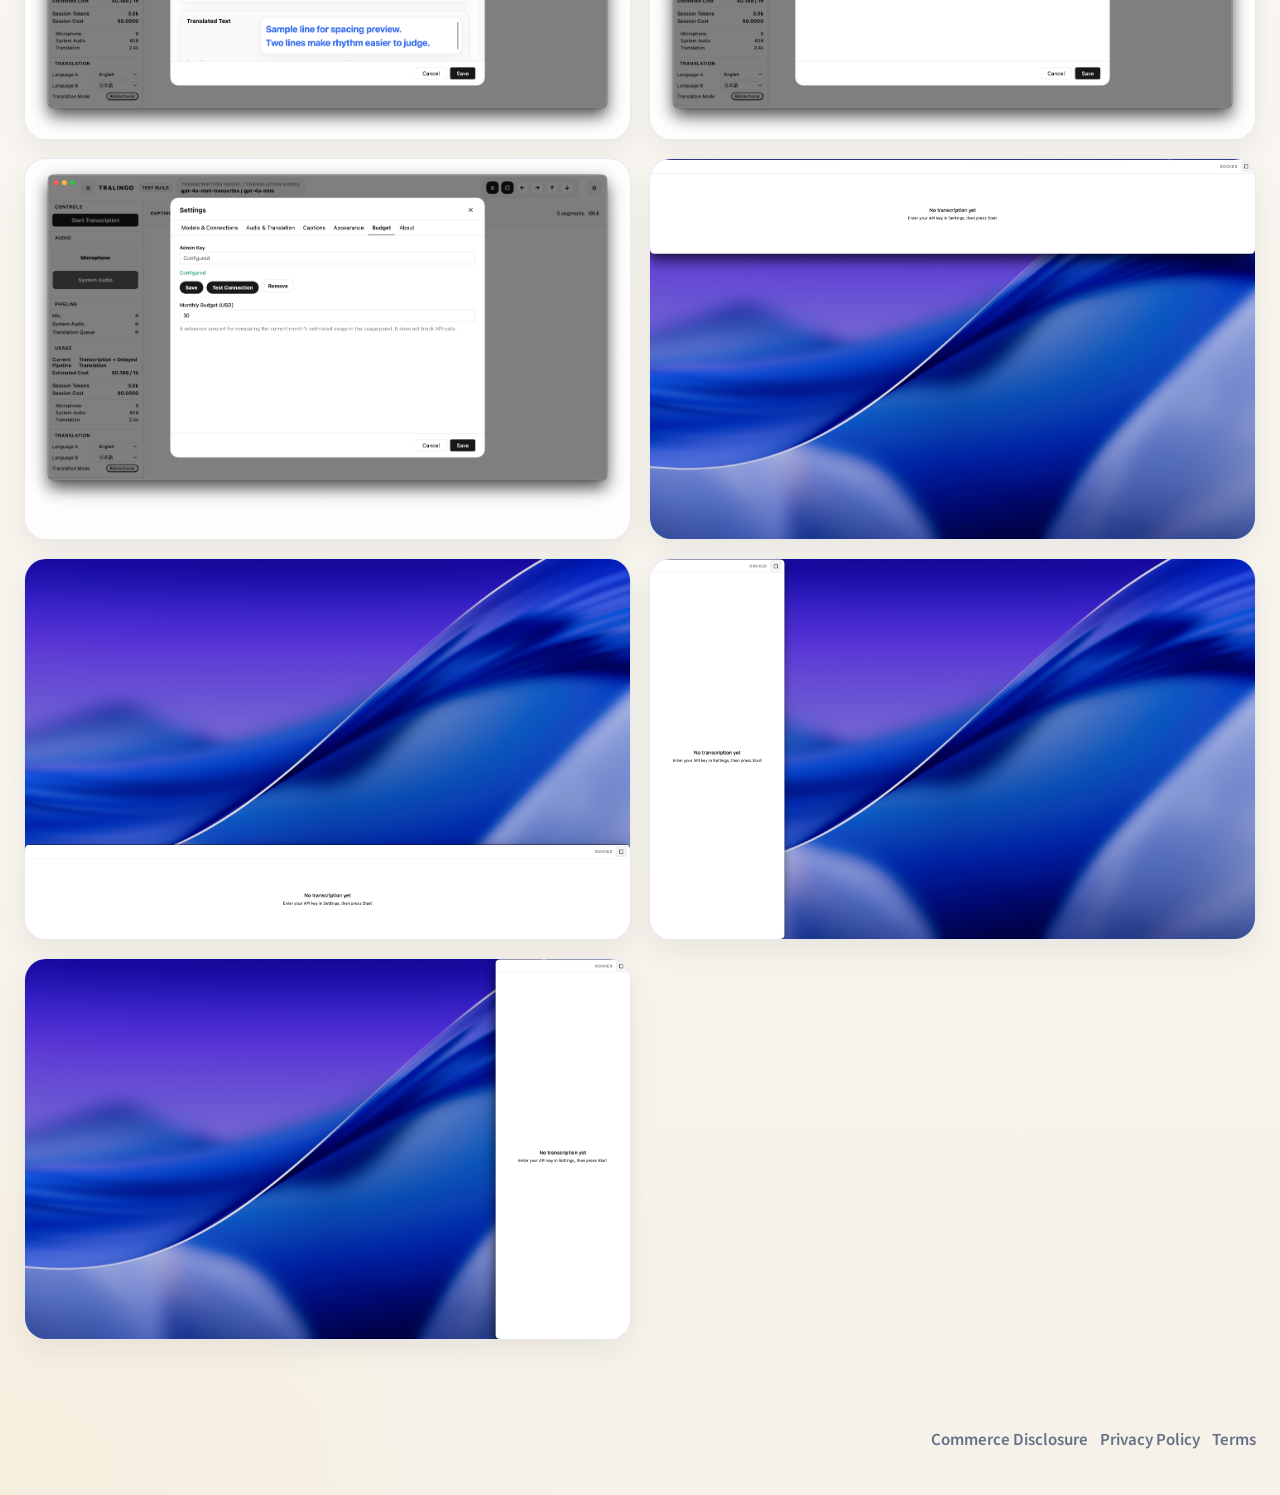
<file: site/features.html>
<!DOCTYPE html>
<html lang="ja" data-page="features">
  <head>
    <meta charset="UTF-8" />
    <meta name="viewport" content="width=device-width, initial-scale=1.0" />
    <title>TraLingo | Features</title>
    <link rel="icon" type="image/png" href="./assets/favicon.png" />
    <link rel="stylesheet" href="./styles.css" />
  </head>
  <body>
    <header class="site-header">
      <a class="brand-wrap" href="./index.html" aria-label="TraLingo Home">
        <img class="brand-mark" src="./assets/logo.svg" alt="TraLingo" />
        <div class="brand-copy">
          <div class="brand-name">TraLingo</div>
          <div class="brand-tag" data-i18n="brand_tag"></div>
        </div>
      </a>
      <nav class="nav-links">
        <a href="./index.html" data-i18n="nav_home"></a>
        <a href="./features.html" data-i18n="nav_features"></a>
        <a href="./docs.html" data-i18n="nav_docs"></a>
        <a href="https://github.com/nococoanolife/TraLingo/releases/latest" target="_blank" rel="noreferrer" data-i18n="nav_download"></a>
        <a href="https://github.com/nococoanolife/TraLingo" target="_blank" rel="noreferrer" data-i18n="nav_github"></a>
      </nav>
      <div class="lang-switcher">
        <button data-lang="ja">🇯🇵 日本語</button>
        <button data-lang="en">🇺🇸 English</button>
        <button data-lang="ko">🇰🇷 한국어</button>
        <button data-lang="zh">🇨🇳 简体中文</button>
      </div>
    </header>

    <main class="legal-main">
      <section class="section-intro">
        <div class="eyebrow" data-i18n="features_eyebrow"></div>
        <h1 data-i18n="features_title"></h1>
        <p class="lede lede--single-line" data-i18n="features_intro"></p>
      </section>

      <section class="feature-detail-grid">
        <article class="feature-detail-card">
          <h3 data-i18n="features_card_1_title"></h3>
          <p data-i18n="features_card_1_body"></p>
        </article>
        <article class="feature-detail-card">
          <h3 data-i18n="features_card_2_title"></h3>
          <p data-i18n="features_card_2_body"></p>
        </article>
        <article class="feature-detail-card">
          <h3 data-i18n="features_card_3_title"></h3>
          <p data-i18n="features_card_3_body"></p>
        </article>
        <article class="feature-detail-card">
          <h3 data-i18n="features_card_4_title"></h3>
          <p data-i18n="features_card_4_body"></p>
        </article>
        <article class="feature-detail-card">
          <h3 data-i18n="features_card_5_title"></h3>
          <p data-i18n="features_card_5_body"></p>
        </article>
        <article class="feature-detail-card">
          <h3 data-i18n="features_card_6_title"></h3>
          <p data-i18n="features_card_6_body"></p>
        </article>
        <article class="feature-detail-card">
          <h3 data-i18n="features_card_7_title"></h3>
          <p data-i18n="features_card_7_body"></p>
        </article>
        <article class="feature-detail-card">
          <h3 data-i18n="features_card_8_title"></h3>
          <p data-i18n="features_card_8_body"></p>
        </article>
        <article class="feature-detail-card">
          <h3 data-i18n="features_card_9_title"></h3>
          <p data-i18n="features_card_9_body"></p>
        </article>
        <article class="feature-detail-card">
          <h3 data-i18n="features_card_10_title"></h3>
          <p data-i18n="features_card_10_body"></p>
        </article>
      </section>

      <section class="screenshot-section">
        <div class="section-intro compact">
          <div class="eyebrow" data-i18n="screenshots_eyebrow"></div>
          <h2 data-i18n="screenshots_title"></h2>
          <p data-i18n="screenshots_body"></p>
        </div>
        <div class="screenshot-grid">
          <figure class="shot-gallery-card">
            <img class="screenshot-image zoomable-image" src="./assets/screenshots/setting-captions.png" alt="Caption settings" />
          </figure>
          <figure class="shot-gallery-card">
            <img class="screenshot-image zoomable-image" src="./assets/screenshots/setting-appearance.png" alt="Appearance settings" />
          </figure>
          <figure class="shot-gallery-card">
            <img class="screenshot-image zoomable-image" src="./assets/screenshots/setting-budget.png" alt="Budget settings" />
          </figure>
          <figure class="shot-gallery-card">
            <img class="screenshot-image zoomable-image" src="./assets/screenshots/dock-top.jpeg" alt="Dock top" />
          </figure>
          <figure class="shot-gallery-card">
            <img class="screenshot-image zoomable-image" src="./assets/screenshots/dock-bottom.jpeg" alt="Dock bottom" />
          </figure>
          <figure class="shot-gallery-card">
            <img class="screenshot-image zoomable-image" src="./assets/screenshots/dock-left.jpeg" alt="Dock left" />
          </figure>
          <figure class="shot-gallery-card">
            <img class="screenshot-image zoomable-image" src="./assets/screenshots/dock-right.jpeg" alt="Dock right" />
          </figure>
        </div>
      </section>
    </main>

    <footer class="site-footer">
      <div class="footer-links">
        <a href="./tokusho.html" data-i18n="nav_tokusho"></a>
        <a href="./privacy.html" data-i18n="nav_privacy"></a>
        <a href="./terms.html" data-i18n="nav_terms"></a>
      </div>
    </footer>

    <script src="./app.js"></script>
  </body>
</html>
</file>
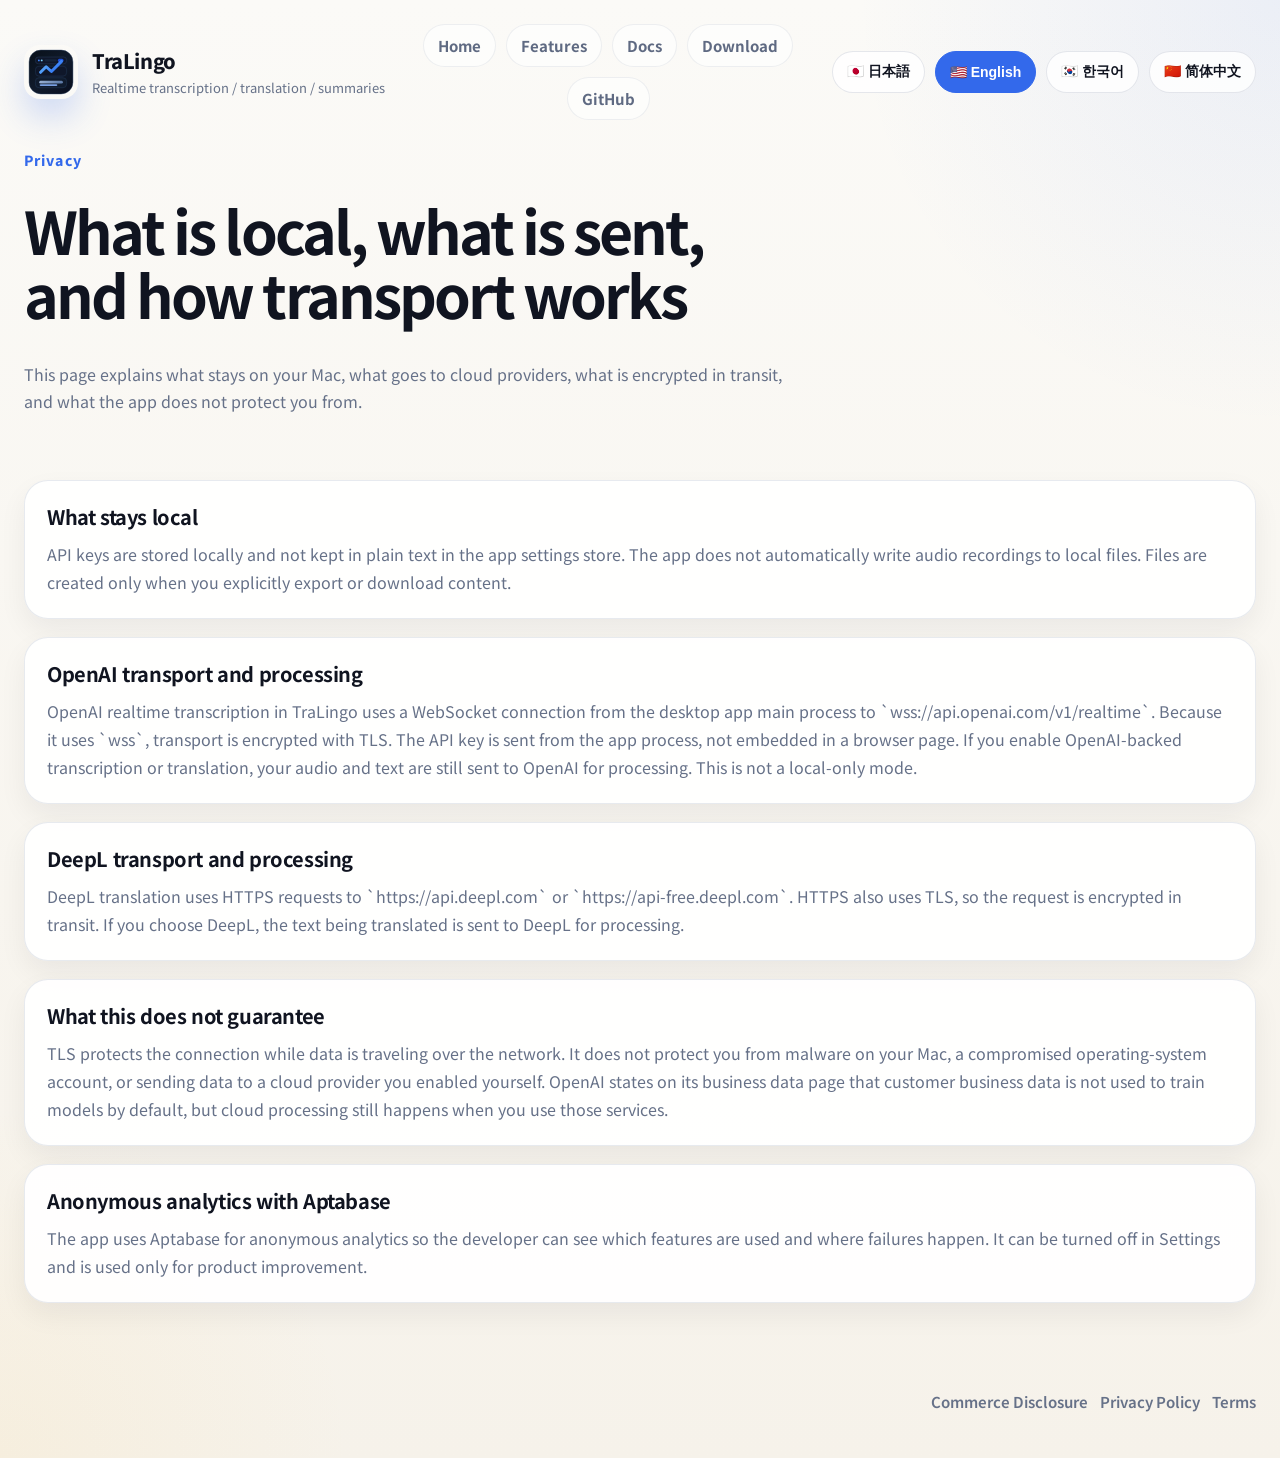
<file: site/privacy.html>
<!DOCTYPE html>
<html lang="ja" data-page="privacy">
  <head>
    <meta charset="UTF-8" />
    <meta name="viewport" content="width=device-width, initial-scale=1.0" />
    <title>TraLingo | Privacy</title>
    <link rel="icon" type="image/png" href="./assets/favicon.png" />
    <link rel="stylesheet" href="./styles.css" />
  </head>
  <body>
    <header class="site-header">
      <a class="brand-wrap" href="./index.html" aria-label="TraLingo Home">
        <img class="brand-mark" src="./assets/logo.svg" alt="TraLingo" />
        <div class="brand-copy">
          <div class="brand-name">TraLingo</div>
          <div class="brand-tag" data-i18n="brand_tag"></div>
        </div>
      </a>
      <nav class="nav-links">
        <a href="./index.html" data-i18n="nav_home"></a>
        <a href="./features.html" data-i18n="nav_features"></a>
        <a href="./docs.html" data-i18n="nav_docs"></a>
        <a href="https://github.com/nococoanolife/TraLingo/releases/latest" target="_blank" rel="noreferrer" data-i18n="nav_download"></a>
        <a href="https://github.com/nococoanolife/TraLingo" target="_blank" rel="noreferrer" data-i18n="nav_github"></a>
      </nav>
      <div class="lang-switcher">
        <button data-lang="ja">🇯🇵 日本語</button>
        <button data-lang="en">🇺🇸 English</button>
        <button data-lang="ko">🇰🇷 한국어</button>
        <button data-lang="zh">🇨🇳 简体中文</button>
      </div>
    </header>

    <main class="legal-main">
      <section class="section-intro">
        <div class="eyebrow" data-i18n="privacy_eyebrow"></div>
        <h1 data-i18n="privacy_title"></h1>
        <p class="lede" data-i18n="privacy_desc"></p>
      </section>

      <section class="legal-page">
        <article class="legal-card">
          <h3 data-i18n="privacy_local_title"></h3>
          <p data-i18n="privacy_local_body"></p>
        </article>
        <article class="legal-card">
          <h3 data-i18n="privacy_openai_title"></h3>
          <p data-i18n="privacy_openai_body"></p>
        </article>
        <article class="legal-card">
          <h3 data-i18n="privacy_deepl_title"></h3>
          <p data-i18n="privacy_deepl_body"></p>
        </article>
        <article class="legal-card">
          <h3 data-i18n="privacy_limit_title"></h3>
          <p data-i18n="privacy_limit_body"></p>
        </article>
        <article class="legal-card">
          <h3 data-i18n="privacy_analytics_title"></h3>
          <p data-i18n="privacy_analytics_body"></p>
        </article>
      </section>
    </main>

    <footer class="site-footer">
      <div class="footer-links">
        <a href="./tokusho.html" data-i18n="nav_tokusho"></a>
        <a href="./privacy.html" data-i18n="nav_privacy"></a>
        <a href="./terms.html" data-i18n="nav_terms"></a>
      </div>
    </footer>

    <script src="./app.js"></script>
  </body>
</html>
</file>
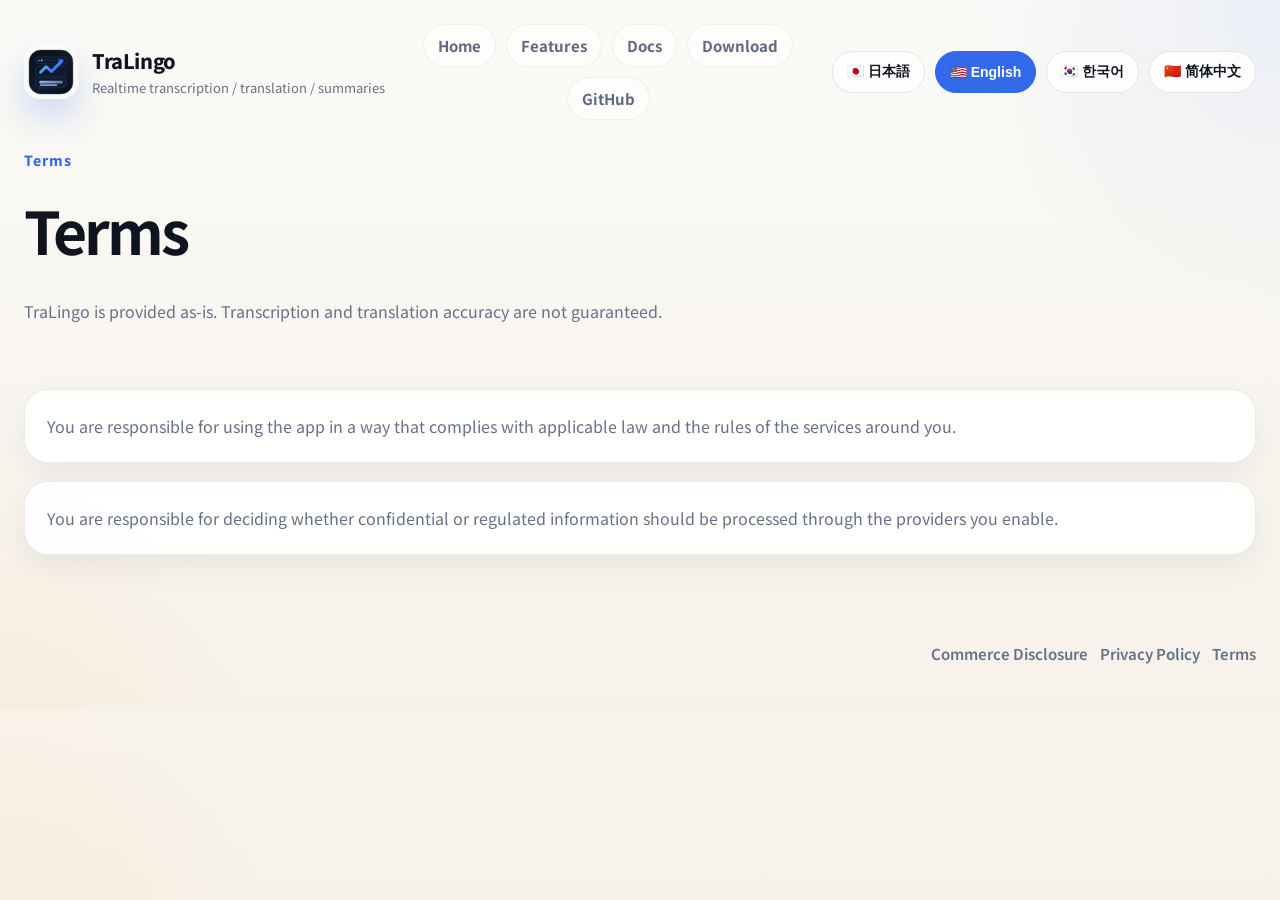
<file: site/terms.html>
<!DOCTYPE html>
<html lang="ja" data-page="terms">
  <head>
    <meta charset="UTF-8" />
    <meta name="viewport" content="width=device-width, initial-scale=1.0" />
    <title>TraLingo | Terms</title>
    <link rel="icon" type="image/png" href="./assets/favicon.png" />
    <link rel="stylesheet" href="./styles.css" />
  </head>
  <body>
    <header class="site-header">
      <a class="brand-wrap" href="./index.html" aria-label="TraLingo Home">
        <img class="brand-mark" src="./assets/logo.svg" alt="TraLingo" />
        <div class="brand-copy">
          <div class="brand-name">TraLingo</div>
          <div class="brand-tag" data-i18n="brand_tag"></div>
        </div>
      </a>
      <nav class="nav-links">
        <a href="./index.html" data-i18n="nav_home"></a>
        <a href="./features.html" data-i18n="nav_features"></a>
        <a href="./docs.html" data-i18n="nav_docs"></a>
        <a href="https://github.com/nococoanolife/TraLingo/releases/latest" target="_blank" rel="noreferrer" data-i18n="nav_download"></a>
        <a href="https://github.com/nococoanolife/TraLingo" target="_blank" rel="noreferrer" data-i18n="nav_github"></a>
      </nav>
      <div class="lang-switcher">
        <button data-lang="ja">🇯🇵 日本語</button>
        <button data-lang="en">🇺🇸 English</button>
        <button data-lang="ko">🇰🇷 한국어</button>
        <button data-lang="zh">🇨🇳 简体中文</button>
      </div>
    </header>
    <main class="legal-main">
      <section class="section-intro">
        <div class="eyebrow" data-i18n="nav_terms"></div>
        <h1 data-i18n="terms_title"></h1>
        <p class="lede" data-i18n="terms_desc"></p>
      </section>
      <section class="legal-page">
        <article class="legal-card"><p data-i18n="terms_p1"></p></article>
        <article class="legal-card"><p data-i18n="terms_p2"></p></article>
      </section>
    </main>
    <footer class="site-footer">
      <div class="footer-links">
        <a href="./tokusho.html" data-i18n="nav_tokusho"></a>
        <a href="./privacy.html" data-i18n="nav_privacy"></a>
        <a href="./terms.html" data-i18n="nav_terms"></a>
      </div>
    </footer>
    <script src="./app.js"></script>
  </body>
</html>
</file>
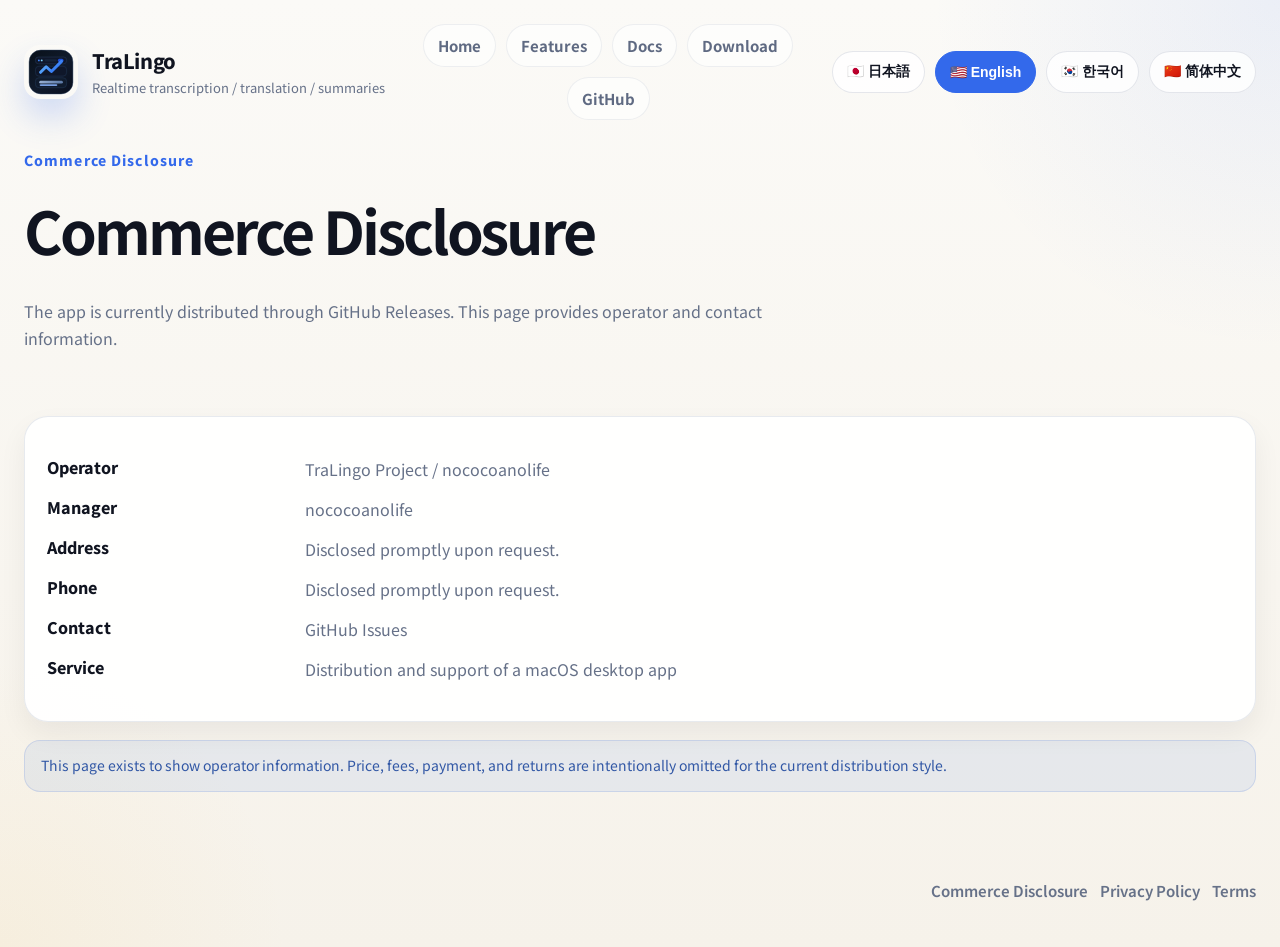
<file: site/tokusho.html>
<!DOCTYPE html>
<html lang="ja" data-page="tokusho">
  <head>
    <meta charset="UTF-8" />
    <meta name="viewport" content="width=device-width, initial-scale=1.0" />
    <title>TraLingo | 特定商取引法に基づく表記</title>
    <link rel="icon" type="image/png" href="./assets/favicon.png" />
    <link rel="stylesheet" href="./styles.css" />
  </head>
  <body>
    <header class="site-header">
      <a class="brand-wrap" href="./index.html" aria-label="TraLingo Home">
        <img class="brand-mark" src="./assets/logo.svg" alt="TraLingo" />
        <div class="brand-copy">
          <div class="brand-name">TraLingo</div>
          <div class="brand-tag" data-i18n="brand_tag"></div>
        </div>
      </a>
      <nav class="nav-links">
        <a href="./index.html" data-i18n="nav_home"></a>
        <a href="./features.html" data-i18n="nav_features"></a>
        <a href="./docs.html" data-i18n="nav_docs"></a>
        <a href="https://github.com/nococoanolife/TraLingo/releases/latest" target="_blank" rel="noreferrer" data-i18n="nav_download"></a>
        <a href="https://github.com/nococoanolife/TraLingo" target="_blank" rel="noreferrer" data-i18n="nav_github"></a>
      </nav>
      <div class="lang-switcher">
        <button data-lang="ja">🇯🇵 日本語</button>
        <button data-lang="en">🇺🇸 English</button>
        <button data-lang="ko">🇰🇷 한국어</button>
        <button data-lang="zh">🇨🇳 简体中文</button>
      </div>
    </header>

    <main class="legal-main">
      <section class="section-intro">
        <div class="eyebrow" data-i18n="nav_tokusho"></div>
        <h1 data-i18n="tokusho_title">特定商取引法に基づく表記</h1>
        <p class="lede" data-i18n="tokusho_desc">デジタル提供の macOS アプリおよび関連サブスクリプションを対象にした情報です。</p>
      </section>

      <section class="legal-page">
        <article class="legal-card">
          <dl>
            <dt data-i18n="tokusho_seller">販売事業者</dt>
            <dd data-i18n="tokusho_seller_value">TraLingo Project / nococoanolife</dd>
            <dt data-i18n="tokusho_operator">運営責任者</dt>
            <dd data-i18n="tokusho_operator_value">nococoanolife</dd>
            <dt data-i18n="tokusho_address">所在地</dt>
            <dd data-i18n="tokusho_address_value">請求があったら遅滞なく開示します。</dd>
            <dt data-i18n="tokusho_phone">電話番号</dt>
            <dd data-i18n="tokusho_phone_value">請求があったら遅滞なく開示します。</dd>
            <dt data-i18n="tokusho_contact">問い合わせ先</dt>
            <dd><a href="https://github.com/nococoanolife/TraLingo/issues" target="_blank" rel="noreferrer" data-i18n="tokusho_contact_value">GitHub Issues: https://github.com/nococoanolife/TraLingo/issues</a></dd>
            <dt data-i18n="tokusho_service_label"></dt>
            <dd data-i18n="tokusho_service_value"></dd>
          </dl>
        </article>

        <div class="legal-note" data-i18n="tokusho_note">Stripe 審査に提出する前に、Stripe 登録名義と一致する販売事業者名に置き換えてください。</div>
      </section>
    </main>

    <footer class="site-footer">
      <div class="footer-links">
        <a href="./tokusho.html" data-i18n="nav_tokusho"></a>
        <a href="./privacy.html" data-i18n="nav_privacy"></a>
        <a href="./terms.html" data-i18n="nav_terms"></a>
      </div>
    </footer>

    <script src="./app.js"></script>
  </body>
</html>
</file>
<file: site/styles.css>
@import url('https://fonts.googleapis.com/css2?family=Noto+Sans+JP:wght@400;500;700;800&display=swap');

:root {
  color-scheme: light;
  --bg: #f6f2ea;
  --bg-top: #fbfaf7;
  --panel: rgba(255, 255, 255, 0.92);
  --panel-strong: rgba(255, 255, 255, 0.98);
  --border: rgba(44, 62, 102, 0.12);
  --text: #101420;
  --muted: #667188;
  --accent: #3369eb;
  --accent-soft: rgba(51, 105, 235, 0.1);
  --shadow: rgba(18, 28, 44, 0.12);
  --ok: #0f9169;
}

* {
  box-sizing: border-box;
}

html,
body {
  margin: 0;
  min-height: 100%;
  background:
    radial-gradient(circle at top right, rgba(51, 105, 235, 0.08), transparent 22%),
    radial-gradient(circle at bottom left, rgba(246, 204, 114, 0.1), transparent 18%),
    linear-gradient(180deg, var(--bg-top) 0%, var(--bg) 100%);
  color: var(--text);
  font-family:
    "SF Pro Display",
    "Avenir Next",
    "Helvetica Neue",
    "Noto Sans JP",
    "Noto Sans KR",
    "PingFang SC",
    sans-serif;
}

html:lang(ja) body {
  font-family:
    "Noto Sans JP",
    "SF Pro Display",
    "Avenir Next",
    "Helvetica Neue",
    sans-serif;
}

a {
  color: inherit;
  text-decoration: none;
}

img {
  max-width: 100%;
  display: block;
}

h1,
h2,
h3,
p {
  margin: 0;
}

.site-header,
.page,
.legal-main,
.site-footer {
  width: min(1400px, calc(100vw - 48px));
  margin: 0 auto;
}

.site-header {
  display: grid;
  grid-template-columns: auto 1fr auto;
  align-items: center;
  gap: 18px;
  padding: 24px 0 0;
}

.brand-wrap {
  display: inline-flex;
  align-items: center;
  gap: 14px;
  min-width: 0;
}

.brand-mark {
  width: 54px;
  height: 54px;
  border-radius: 16px;
  box-shadow: 0 18px 34px rgba(51, 105, 235, 0.22);
  flex-shrink: 0;
}

.brand-copy {
  min-width: 0;
}

.brand-name {
  font-size: 20px;
  font-weight: 800;
  letter-spacing: -0.02em;
}

.brand-tag {
  margin-top: 4px;
  font-size: 13px;
  line-height: 1.45;
  color: var(--muted);
}

.nav-links {
  display: inline-flex;
  align-items: center;
  justify-content: center;
  gap: 10px;
  flex-wrap: wrap;
  min-width: 0;
}

.nav-links a {
  padding: 10px 14px;
  border: 1px solid rgba(44, 62, 102, 0.08);
  border-radius: 999px;
  font-size: 15px;
  font-weight: 700;
  color: #5f6a82;
  background: rgba(255, 255, 255, 0.58);
  transition: background 160ms ease, border-color 160ms ease, color 160ms ease;
}

.nav-links a:hover,
.nav-links a.active {
  background: rgba(255, 255, 255, 0.76);
  border-color: var(--border);
  color: var(--text);
}

.lang-switcher {
  display: inline-flex;
  align-items: center;
  gap: 10px;
  flex-wrap: wrap;
  justify-content: flex-end;
}

.lang-switcher button {
  border: 1px solid var(--border);
  background: rgba(255, 255, 255, 0.82);
  color: var(--text);
  border-radius: 999px;
  min-height: 42px;
  padding: 0 14px;
  font-size: 14px;
  font-weight: 700;
  cursor: pointer;
  transition: transform 160ms ease, border-color 160ms ease, background 160ms ease;
}

.lang-switcher button:hover {
  transform: translateY(-1px);
}

.lang-switcher button.active {
  background: var(--accent);
  border-color: var(--accent);
  color: #fff;
}

.page,
.legal-main {
  padding: 30px 0 88px;
}

.hero {
  display: grid;
  grid-template-columns: minmax(0, 0.96fr) minmax(0, 1.04fr);
  gap: 26px;
  align-items: center;
}

.eyebrow {
  font-size: 14px;
  font-weight: 800;
  color: var(--accent);
  letter-spacing: 0.08em;
}

h1 {
  margin-top: 16px;
  font-size: clamp(32px, 4.6vw, 60px);
  line-height: 1.08;
  letter-spacing: -0.05em;
  max-width: 740px;
}

h2 {
  font-size: clamp(26px, 2.5vw, 34px);
  line-height: 1.12;
  letter-spacing: -0.04em;
}

h3 {
  font-size: 18px;
  line-height: 1.35;
  letter-spacing: -0.02em;
}

.lede,
.story-card p,
.feature-card p,
.feature-detail-card p,
.download-copy p,
.support-panel p,
.legal-card p,
.step-card p {
  color: var(--muted);
  line-height: 1.7;
}

.lede {
  margin-top: 24px;
  max-width: 780px;
  font-size: 16px;
}

.lede--single-line {
  max-width: none;
  white-space: nowrap;
}

.hero-points,
.cta-row,
.download-actions,
.footer-links {
  display: flex;
  gap: 12px;
  flex-wrap: wrap;
}

.hero-points {
  margin-top: 24px;
}

.hero-points span {
  padding: 10px 14px;
  border-radius: 999px;
  background: rgba(255, 255, 255, 0.76);
  border: 1px solid var(--border);
  color: #5f6a82;
  font-size: 14px;
  font-weight: 700;
}

.cta-row {
  margin-top: 28px;
}

.button {
  display: inline-flex;
  align-items: center;
  justify-content: center;
  min-height: 50px;
  padding: 0 22px;
  border-radius: 999px;
  font-weight: 800;
  transition: transform 160ms ease;
}

.button:hover {
  transform: translateY(-1px);
}

.button.primary {
  background: linear-gradient(180deg, #3b75ff, #2558d9);
  color: #fff;
  box-shadow: 0 18px 34px rgba(37, 88, 217, 0.22);
}

.button.secondary {
  background: rgba(255, 255, 255, 0.82);
  border: 1px solid var(--border);
  color: var(--text);
}

.hero-shot {
  width: min(100%, 860px);
  margin-left: auto;
  padding: 16px;
  border-radius: 34px;
  background: rgba(255, 255, 255, 0.74);
  border: 1px solid rgba(255, 255, 255, 0.92);
  box-shadow: 0 22px 56px var(--shadow);
  backdrop-filter: blur(12px);
  overflow: hidden;
}

.app-shell {
  border-radius: 28px;
  padding: 18px;
  background: linear-gradient(145deg, #fafcff 0%, #eef4ff 52%, #f9f5ee 100%);
  border: 1px solid rgba(92, 112, 152, 0.14);
  overflow: hidden;
}

.app-topbar {
  display: flex;
  justify-content: space-between;
  align-items: center;
  gap: 14px;
  padding: 12px 14px;
  border-radius: 18px;
  background: rgba(255, 255, 255, 0.92);
  border: 1px solid rgba(96, 120, 168, 0.14);
}

.app-left {
  display: flex;
  align-items: center;
  gap: 10px;
  min-width: 0;
}

.app-menu {
  width: 38px;
  height: 38px;
  border-radius: 12px;
  display: inline-flex;
  align-items: center;
  justify-content: center;
  background: #fff;
  border: 1px solid rgba(86, 104, 142, 0.12);
  font-size: 18px;
}

.app-title {
  font-size: 14px;
  font-weight: 800;
}

.app-badge {
  padding: 6px 10px;
  border-radius: 999px;
  background: var(--accent-soft);
  color: var(--accent);
  font-size: 12px;
  font-weight: 800;
}

.app-model-chip {
  min-width: 0;
  width: min(100%, 380px);
  padding: 10px 14px;
  border-radius: 18px;
  background: rgba(255, 255, 255, 0.88);
  border: 1px solid rgba(86, 104, 142, 0.12);
}

.app-chip-label {
  font-size: 12px;
  color: var(--muted);
  font-weight: 700;
}

.app-chip-value {
  margin-top: 4px;
  font-size: 15px;
  font-weight: 800;
  line-height: 1.35;
  overflow-wrap: anywhere;
}

.app-body {
  display: grid;
  grid-template-columns: 176px minmax(0, 1fr);
  gap: 14px;
  margin-top: 14px;
  min-width: 0;
}

.app-sidebar {
  width: auto;
  min-width: 0;
  display: flex;
  flex-direction: column;
  gap: 12px;
}

.sidebar-card,
.caption-card,
.story-card,
.feature-card,
.feature-detail-card,
.download-panel,
.support-panel,
.legal-card,
.step-card {
  border: 1px solid rgba(86, 104, 142, 0.14);
  background: var(--panel);
  box-shadow: 0 12px 28px rgba(16, 24, 40, 0.06);
}

.sidebar-card,
.story-card,
.feature-card,
.feature-detail-card,
.support-panel,
.legal-card,
.step-card {
  padding: 22px;
  border-radius: 24px;
}

.sidebar-title,
.caption-label {
  font-size: 13px;
  font-weight: 800;
  color: var(--accent);
}

.audio-toggle {
  position: relative;
  width: 100%;
  min-height: 56px;
  margin-top: 14px;
  border-radius: 16px;
  border: 1px solid rgba(86, 104, 142, 0.14);
  background: #fff;
  color: var(--text);
  cursor: pointer;
  overflow: hidden;
  font-size: 16px;
  font-weight: 800;
}

.audio-toggle.active {
  background: linear-gradient(180deg, #2f66e7, #2256d8);
  color: #fff;
}

.audio-toggle > span:last-child {
  position: relative;
  z-index: 1;
}

.audio-wave {
  position: absolute;
  inset: 0;
  display: flex;
  align-items: center;
  justify-content: stretch;
  gap: 4px;
  padding: 0 14px;
  opacity: 0.36;
}

.audio-wave i {
  display: block;
  width: 6px;
  height: 30%;
  border-radius: 999px;
  background: linear-gradient(180deg, #8cb3ff 0%, #2f66e7 100%);
}

.audio-wave i.mid {
  height: 56%;
}

.audio-wave i.tall {
  height: 86%;
}

.sidebar-row {
  display: flex;
  flex-direction: column;
  align-items: flex-start;
  margin-top: 10px;
  gap: 4px;
  font-size: 14px;
  color: var(--muted);
}

.sidebar-row strong {
  color: var(--text);
  text-align: left;
  line-height: 1.35;
  overflow-wrap: anywhere;
}

.sidebar-row .ok {
  color: var(--ok);
}

.caption-panel {
  flex: 1;
  display: flex;
  flex-direction: column;
  gap: 12px;
  min-width: 0;
}

.status-rail {
  padding: 14px 16px;
  border-radius: 16px;
  background: rgba(47, 102, 231, 0.08);
  border: 1px solid rgba(71, 116, 217, 0.18);
  color: #3157a5;
  font-size: 15px;
  line-height: 1.5;
  font-weight: 700;
  overflow-wrap: anywhere;
}

.caption-card {
  padding: 22px;
  border-radius: 24px;
  min-width: 0;
  overflow: hidden;
}

.caption-head {
  display: flex;
  justify-content: space-between;
  align-items: center;
  gap: 10px;
  margin-bottom: 12px;
}

.caption-meta {
  font-size: 14px;
  color: var(--muted);
  font-weight: 700;
}

.original-text,
.translated-text {
  font-size: 22px;
  line-height: 1.45;
  word-break: break-word;
  overflow-wrap: anywhere;
}

.original-text {
  font-weight: 760;
  color: #1f2b44;
}

.translated-text {
  font-weight: 760;
  color: #255edd;
}

.summary-card p {
  font-size: 17px;
  color: var(--muted);
}

.story,
.feature-strip,
.download-grid,
.legal-page,
.feature-detail-grid,
.steps-grid,
.screenshot-section {
  margin-top: 64px;
}

.section-intro {
  display: flex;
  flex-direction: column;
  gap: 12px;
  margin-bottom: 26px;
}

.section-intro.compact {
  margin-bottom: 18px;
}

.story-grid,
.feature-strip,
.feature-detail-grid,
.steps-grid,
.screenshot-grid,
.download-grid {
  display: grid;
  grid-template-columns: repeat(2, minmax(0, 1fr));
  gap: 18px;
}

.story-grid {
  grid-template-columns: repeat(3, minmax(0, 1fr));
}

.story-step {
  display: inline-flex;
  align-items: center;
  justify-content: center;
  width: 34px;
  height: 34px;
  border-radius: 999px;
  background: var(--accent-soft);
  color: var(--accent);
  font-weight: 800;
  margin-bottom: 14px;
}

.story-card h3,
.feature-card h3,
.feature-detail-card h3,
.step-card h3 {
  max-width: 32ch;
}

.story-card p,
.feature-card p,
.feature-detail-card p,
.step-card p {
  margin-top: 12px;
  font-size: 15px;
}

.origin-grid {
  display: grid;
  grid-template-columns: repeat(2, minmax(0, 1fr));
  gap: 18px;
}

.origin-section {
  margin-top: 88px;
}

.download-grid {
  grid-template-columns: minmax(0, 1.3fr) minmax(320px, 0.7fr);
}

.download-panel,
.support-panel {
  display: flex;
  flex-direction: column;
  justify-content: space-between;
  gap: 20px;
}

.download-panel {
  padding: 28px;
  border-radius: 30px;
}

.download-copy p,
.support-panel p {
  font-size: 17px;
}

.support-panel {
  min-height: 100%;
}

.screenshot-grid {
  grid-template-columns: repeat(3, minmax(0, 1fr));
}

.shot-placeholder {
  min-height: 220px;
  border-radius: 22px;
  border: 1px dashed rgba(86, 104, 142, 0.24);
  background: rgba(255, 255, 255, 0.64);
  display: flex;
  align-items: center;
  justify-content: center;
  padding: 24px;
  color: var(--muted);
  font-size: 15px;
  line-height: 1.6;
  text-align: center;
}

.shot-placeholder.small {
  min-height: 160px;
  margin-top: 16px;
}

.screenshot-frame,
.inline-shot,
.shot-gallery-card {
  margin: 0;
  border-radius: 22px;
  overflow: hidden;
  border: 1px solid rgba(86, 104, 142, 0.14);
  background: rgba(255, 255, 255, 0.82);
  box-shadow: 0 12px 28px rgba(16, 24, 40, 0.06);
}

.inline-shot {
  margin-top: 16px;
}

.inline-shot--compact {
  max-width: 320px;
}

.shot-caption {
  padding: 12px 14px 14px;
  font-size: 13px;
  line-height: 1.6;
  color: var(--muted);
}

.screenshot-image {
  display: block;
  width: 100%;
  height: auto;
  cursor: zoom-in;
  transition: transform 180ms ease, box-shadow 180ms ease;
  transform-origin: center center;
}

.screenshot-frame:hover .screenshot-image,
.inline-shot:hover .screenshot-image,
.shot-gallery-card:hover .screenshot-image {
  transform: translateY(-1px);
}

.lightbox {
  position: fixed;
  inset: 0;
  display: none;
  align-items: center;
  justify-content: center;
  padding: 28px;
  background: rgba(10, 15, 26, 0.52);
  backdrop-filter: blur(10px);
  z-index: 1000;
  cursor: zoom-out;
}

.lightbox.open {
  display: flex;
}

.lightbox-frame {
  position: relative;
  width: min(1200px, calc(100vw - 80px));
  max-height: calc(100vh - 80px);
  padding: 54px 18px 18px;
  border-radius: 28px;
  background: rgba(255, 255, 255, 0.94);
  border: 1px solid rgba(255, 255, 255, 0.92);
  box-shadow: 0 28px 80px rgba(8, 12, 20, 0.26);
}

.lightbox-frame img {
  width: 100%;
  height: auto;
  max-height: calc(100vh - 116px);
  object-fit: contain;
  border-radius: 16px;
}

.lightbox-close {
  position: absolute;
  top: 12px;
  right: 12px;
  width: 36px;
  height: 36px;
  border: 1px solid rgba(44, 62, 102, 0.12);
  border-radius: 999px;
  background: rgba(255, 255, 255, 0.92);
  color: var(--text);
  font-size: 22px;
  line-height: 1;
  cursor: pointer;
}

.lightbox-nav {
  position: absolute;
  top: 50%;
  transform: translateY(-50%);
  width: 48px;
  height: 48px;
  border: 1px solid rgba(44, 62, 102, 0.12);
  border-radius: 999px;
  background: rgba(255, 255, 255, 0.92);
  color: var(--text);
  font-size: 28px;
  line-height: 1;
  cursor: pointer;
  display: inline-flex;
  align-items: center;
  justify-content: center;
}

.lightbox-prev {
  left: 16px;
}

.lightbox-next {
  right: 16px;
}

.site-footer {
  display: flex;
  justify-content: flex-end;
  padding: 0 0 46px;
}

.footer-links {
  justify-content: flex-end;
}

.footer-links a {
  color: var(--muted);
  font-size: 15px;
  font-weight: 600;
}

.legal-page {
  display: flex;
  flex-direction: column;
  gap: 18px;
}

.legal-card h3 {
  font-size: 20px;
  margin-bottom: 10px;
}

.legal-card p,
.legal-card li,
.legal-card dd {
  font-size: 16px;
  color: var(--muted);
  line-height: 1.75;
}

.docs-links {
  margin: 0;
  padding-left: 20px;
}

.docs-links li + li {
  margin-top: 8px;
}

.docs-links a {
  color: var(--accent);
  font-weight: 700;
}

.legal-card dl {
  display: grid;
  grid-template-columns: 200px 1fr;
  gap: 12px 18px;
}

.legal-card dt {
  font-weight: 800;
}

.legal-note {
  padding: 14px 16px;
  border-radius: 16px;
  background: rgba(47, 102, 231, 0.08);
  border: 1px solid rgba(71, 116, 217, 0.18);
  color: #3157a5;
  font-size: 14px;
  line-height: 1.55;
}

@media (max-width: 1280px) {
  .hero {
    grid-template-columns: 1fr;
  }

  .story-grid,
  .feature-strip,
  .feature-detail-grid,
  .steps-grid,
  .screenshot-grid,
  .origin-grid,
  .download-grid {
    grid-template-columns: 1fr 1fr;
  }

  .lede--single-line {
    white-space: normal;
  }
}

@media (max-width: 920px) {
  .site-header {
    grid-template-columns: 1fr;
    justify-items: start;
  }

  .nav-links,
  .lang-switcher {
    justify-content: flex-start;
  }

  .story-grid,
  .feature-strip,
  .feature-detail-grid,
  .steps-grid,
  .screenshot-grid,
  .origin-grid,
  .download-grid {
    grid-template-columns: 1fr;
  }

  .app-body {
    flex-direction: column;
    grid-template-columns: 1fr;
  }

  .app-sidebar {
    width: 100%;
  }
}

@media (max-width: 640px) {
  .site-header,
  .page,
  .legal-main,
  .site-footer {
    width: min(100vw - 28px, 100%);
  }

  .brand-wrap {
    gap: 10px;
  }

  .brand-mark {
    width: 46px;
    height: 46px;
  }

  .brand-name {
    font-size: 18px;
  }

  .app-topbar {
    flex-direction: column;
    align-items: flex-start;
  }

  .app-model-chip {
    min-width: 0;
    width: 100%;
  }

  .legal-card dl {
    grid-template-columns: 1fr;
  }
}
</file>
